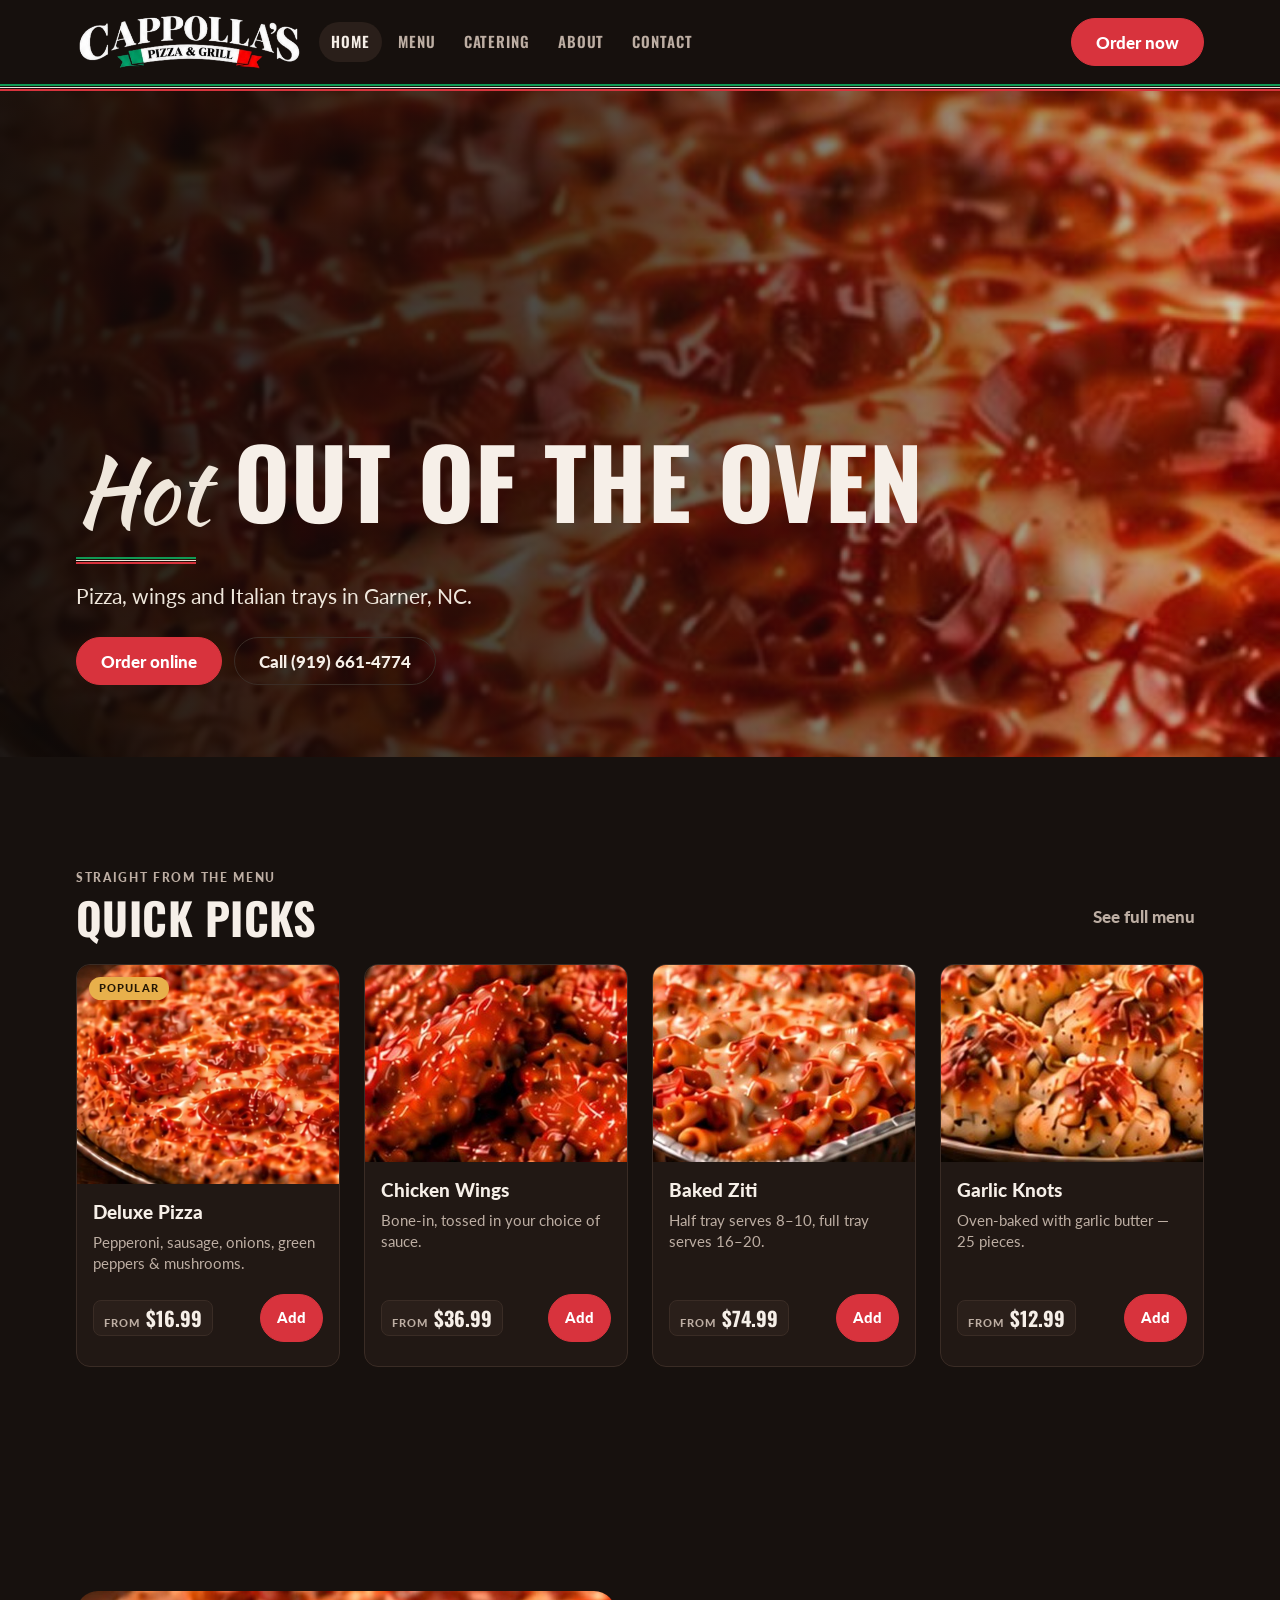
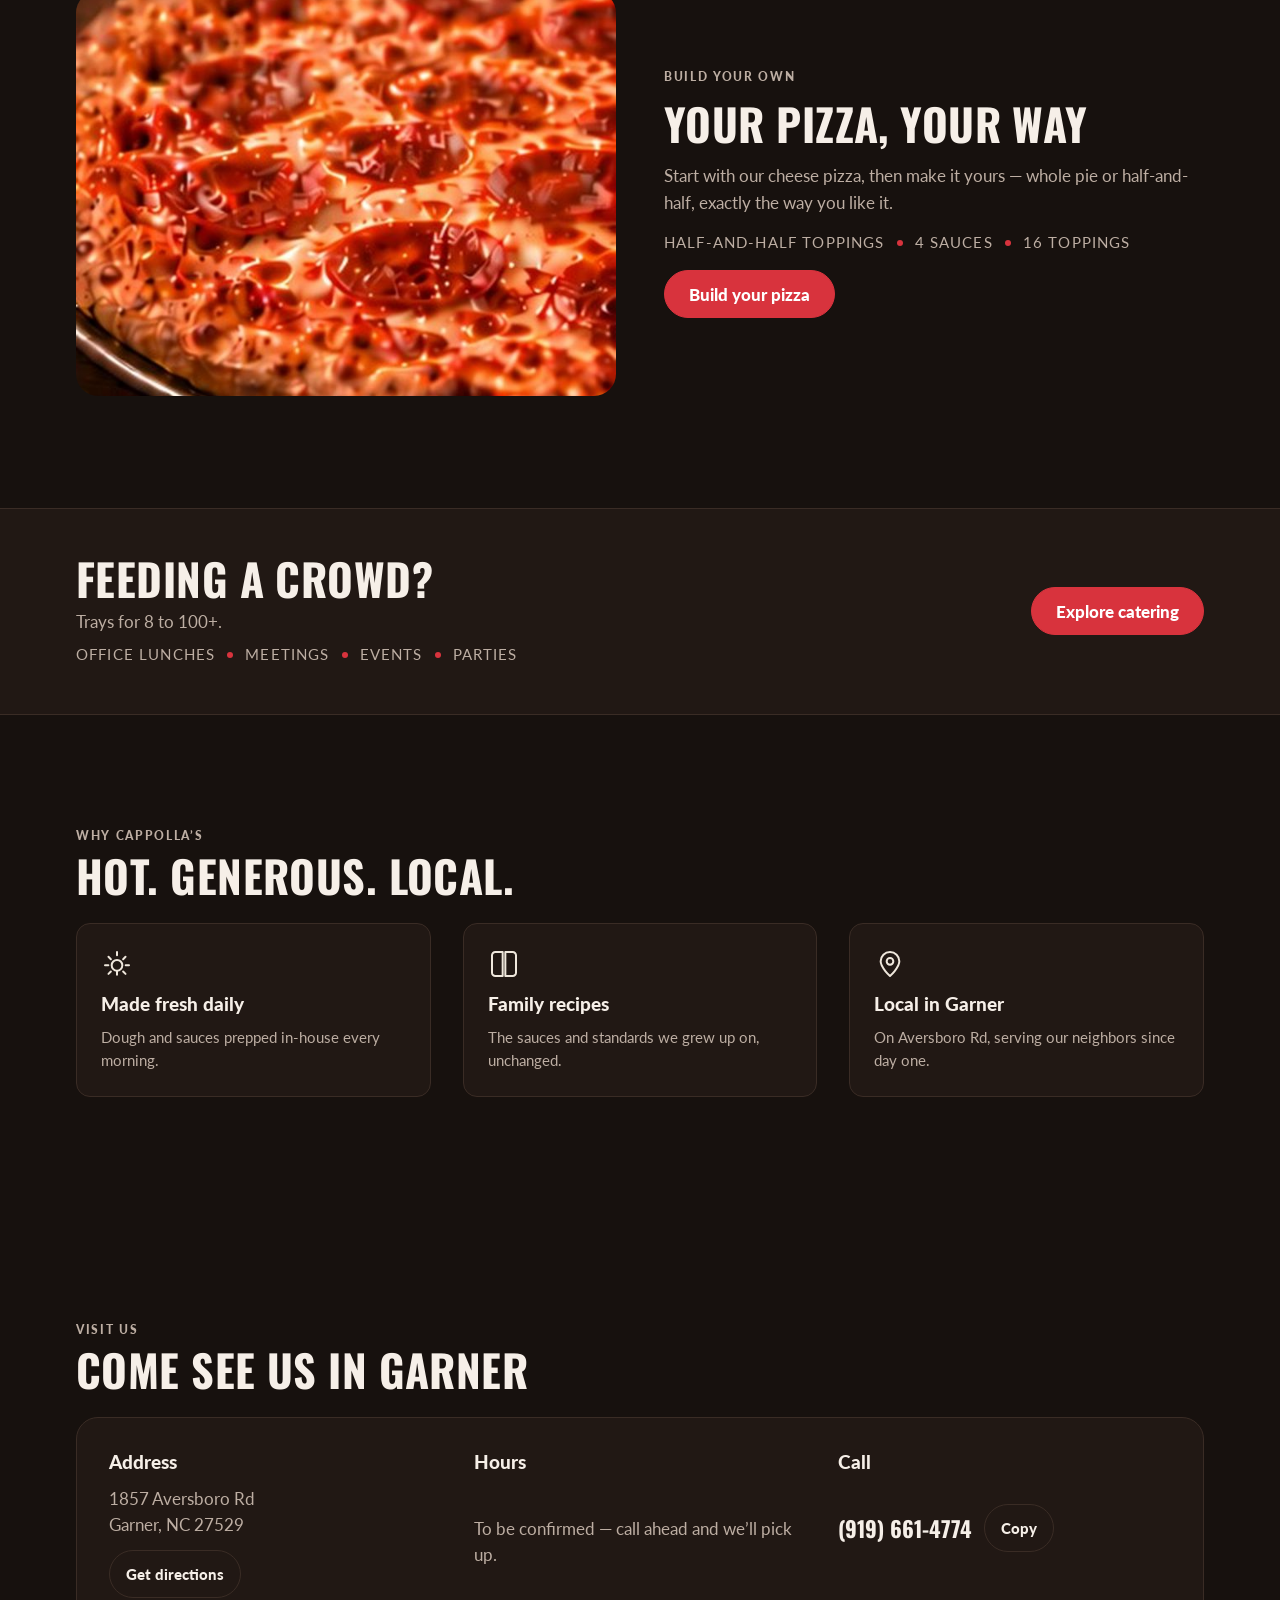
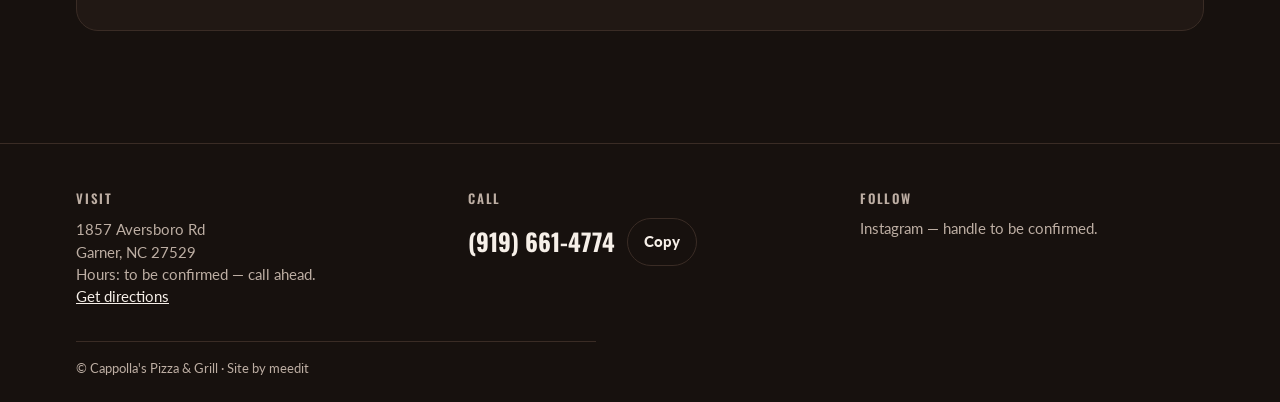
<file: index.html>
<!doctype html>
<html lang="en">
<head>
<meta charset="utf-8">
<meta name="viewport" content="width=device-width, initial-scale=1, viewport-fit=cover">
<title>Cappolla's Pizza & Grill — Pizza, Wings & Italian Trays in Garner, NC</title>
<meta name="description" content="Neighborhood pizzeria in Garner, NC. Hot pizza, wings and Italian trays. Order online or call (919) 661-4774.">
<meta name="theme-color" content="#17110E">
<link rel="icon" href="images/logo.png">
<link rel="preconnect" href="https://fonts.googleapis.com">
<link rel="preconnect" href="https://fonts.gstatic.com" crossorigin>
<link rel="stylesheet" href="https://fonts.googleapis.com/css2?family=Oswald:wght@500;600;700&family=Lato:wght@400;700;900&family=Kaushan+Script&display=swap">
<link rel="stylesheet" href="css/tokens.css">
<link rel="stylesheet" href="css/base.css">
<link rel="stylesheet" href="css/components.css">
<link rel="stylesheet" href="css/pages.css">
</head>
<body>
<a class="skip" href="#main">Skip to content</a>

<header class="site-header">
  <div class="wrap header-row">
    <a class="brand" href="index.html">
      <img src="images/logo.png" alt="Cappolla's Pizza &amp; Grill — home" width="872" height="230"
           onerror="this.replaceWith(Object.assign(document.createElement('span'),{className:'brand-fallback',textContent:'CAPPOLLA\u2019S'}))">
    </a>
    <nav class="nav" aria-label="Main">
      <ul>
          <li><a href="index.html" aria-current="page">Home</a></li>
          <li><a href="menu.html">Menu</a></li>
          <li><a href="catering.html">Catering</a></li>
          <li><a href="about.html">About</a></li>
          <li><a href="contact.html">Contact</a></li>
      </ul>
    </nav>
    <div class="header-spacer"></div>
    <div class="header-actions">
      <a class="btn btn-primary" href="menu.html"><span class="lbl-lg">Order now</span><span class="lbl-sm">Order</span></a>
      <button class="nav-toggle" type="button" aria-expanded="false" aria-controls="navsheet" aria-label="Open menu">
        <svg viewBox="0 0 24 24" aria-hidden="true" fill="none" stroke="currentColor" stroke-width="2" stroke-linecap="round"><path d="M4 7h16M4 12h16M4 17h16"/></svg>
      </button>
    </div>
  </div>
</header>
<hr class="tri">

<main id="main">

  <!-- 1. Hero -->
  <section class="hero" aria-labelledby="hero-h">
    <img class="hero-photo" src="images/pizza.jpg" alt="Freshly baked pizza with bubbling mozzarella and pepperoni"
         width="648" height="540" fetchpriority="high">
    <div class="wrap hero-inner">
      <h1 class="hero-title" id="hero-h"><span class="script">Hot</span> out of the oven</h1>
      <hr class="tri hero-tri" aria-hidden="true">
      <p class="hero-sub">Pizza, wings and Italian trays in Garner, NC.</p>
      <div class="hero-actions">
        <a class="btn btn-primary" href="menu.html">Order online</a>
        <a class="btn btn-secondary" href="tel:+19196614774">Call (919) 661-4774</a>
      </div>
    </div>
  </section>

  <!-- 2. Quick picks -->
  <section class="section wrap" aria-labelledby="quick-h">
    <div class="section-head">
      <div class="section-titles">
        <p class="eyebrow">Straight from the menu</p>
        <h2 id="quick-h">Quick picks</h2>
      </div>
      <a class="btn btn-ghost" href="menu.html">See full menu</a>
    </div>

    <div class="food-grid">
      <!-- Popular badge: which items count as Popular awaits owner confirmation (SPEC-03 §12.4) -->
      <article class="food-card">
        <a class="food-photo" href="menu.html#pizza">
          <span class="badge badge-popular">Popular</span>
          <img src="images/pizza.jpg" alt="Deluxe pizza loaded with pepperoni, sausage and vegetables"
               width="648" height="540" loading="lazy">
        </a>
        <div class="food-body">
          <h3>Deluxe Pizza</h3>
          <p>Pepperoni, sausage, onions, green peppers &amp; mushrooms.</p>
          <div class="food-foot">
            <span class="price-tag"><span class="tag-label">from</span><span>$16.99</span></span>
            <a class="btn btn-primary btn-sm" href="menu.html#pizza">Add</a>
          </div>
        </div>
      </article>

      <article class="food-card">
        <a class="food-photo" href="menu.html#wings">
          <img src="images/wings.jpg" alt="Crispy bone-in chicken wings tossed in sauce"
               width="688" height="320" loading="lazy">
        </a>
        <div class="food-body">
          <h3>Chicken Wings</h3>
          <p>Bone-in, tossed in your choice of sauce.</p>
          <div class="food-foot">
            <span class="price-tag"><span class="tag-label">from</span><span>$36.99</span></span>
            <a class="btn btn-primary btn-sm" href="menu.html#wings">Add</a>
          </div>
        </div>
      </article>

      <article class="food-card">
        <a class="food-photo" href="menu.html#trays">
          <img src="images/trays.jpg" alt="Italian pasta tray fresh from the kitchen"
               width="680" height="350" loading="lazy">
        </a>
        <div class="food-body">
          <h3>Baked Ziti</h3>
          <p>Half tray serves 8&ndash;10, full tray serves 16&ndash;20.</p>
          <div class="food-foot">
            <span class="price-tag"><span class="tag-label">from</span><span>$74.99</span></span>
            <a class="btn btn-primary btn-sm" href="menu.html#trays">Add</a>
          </div>
        </div>
      </article>

      <article class="food-card">
        <a class="food-photo" href="menu.html#appetizers">
          <img src="images/knots.jpg" alt="Golden garlic knots with parsley and garlic butter"
               width="600" height="284" loading="lazy">
        </a>
        <div class="food-body">
          <h3>Garlic Knots</h3>
          <p>Oven-baked with garlic butter &mdash; 25 pieces.</p>
          <div class="food-foot">
            <span class="price-tag"><span class="tag-label">from</span><span>$12.99</span></span>
            <a class="btn btn-primary btn-sm" href="menu.html#appetizers">Add</a>
          </div>
        </div>
      </article>
    </div>
  </section>

  <!-- 3. Build your own teaser -->
  <section class="section wrap split" aria-labelledby="byo-h">
    <div class="split-photo">
      <img src="images/pizza.jpg" alt="Pizza with half pepperoni and half vegetable toppings"
           width="648" height="540" loading="lazy">
    </div>
    <div class="split-text">
      <p class="eyebrow">Build your own</p>
      <h2 id="byo-h">Your pizza, your way</h2>
      <p>Start with our cheese pizza, then make it yours &mdash; whole pie or half-and-half, exactly the way you like it.</p>
      <p class="dots"><span>Half-and-half toppings</span><span>4 sauces</span><span>16 toppings</span></p>
      <a class="btn btn-primary" href="menu.html#byo">Build your pizza</a>
    </div>
  </section>

  <!-- 4. Catering strip -->
  <section class="strip" aria-labelledby="strip-h">
    <div class="wrap strip-inner">
      <div class="strip-text">
        <h2 id="strip-h">Feeding a crowd?</h2>
        <p>Trays for 8 to 100+.</p>
        <p class="dots"><span>Office lunches</span><span>Meetings</span><span>Events</span><span>Parties</span></p>
      </div>
      <a class="btn btn-primary" href="catering.html">Explore catering</a>
    </div>
  </section>

  <!-- 5. Why Cappolla's (wording awaits owner confirmation — SPEC-03 §5.1) -->
  <section class="section wrap" aria-labelledby="why-h">
    <div class="section-head">
      <div class="section-titles">
        <p class="eyebrow">Why Cappolla&rsquo;s</p>
        <h2 id="why-h">Hot. Generous. Local.</h2>
      </div>
    </div>
    <ul class="why-grid">
      <li class="why-item">
        <svg class="why-icon" viewBox="0 0 24 24" aria-hidden="true">
          <circle cx="12" cy="13" r="4"/>
          <path d="M12 3v2.5M12 17.5V20M3 13h2.5M18.5 13H21M5.6 6.6l1.8 1.8M16.6 17.6l1.8 1.8M18.4 6.6l-1.8 1.8M7.4 17.6l-1.8 1.8"/>
        </svg>
        <h3>Made fresh daily</h3>
        <p>Dough and sauces prepped in-house every morning.</p>
      </li>
      <li class="why-item">
        <svg class="why-icon" viewBox="0 0 24 24" aria-hidden="true">
          <path d="M3 5.5A2.5 2.5 0 0 1 5.5 3H11v18H5.5A2.5 2.5 0 0 1 3 18.5z"/>
          <path d="M21 5.5A2.5 2.5 0 0 0 18.5 3H13v18h5.5a2.5 2.5 0 0 0 2.5-2.5z"/>
        </svg>
        <h3>Family recipes</h3>
        <p>The sauces and standards we grew up on, unchanged.</p>
      </li>
      <li class="why-item">
        <svg class="why-icon" viewBox="0 0 24 24" aria-hidden="true">
          <path d="M12 21s7-6.3 7-11a7 7 0 1 0-14 0c0 4.7 7 11 7 11z"/>
          <circle cx="12" cy="10" r="2.5"/>
        </svg>
        <h3>Local in Garner</h3>
        <p>On Aversboro Rd, serving our neighbors since day one.</p>
      </li>
    </ul>
  </section>

  <!-- 6. Visit us (hours await owner answer — SPEC-03 §12.1) -->
  <section class="section wrap" aria-labelledby="visit-h">
    <div class="section-head">
      <div class="section-titles">
        <p class="eyebrow">Visit us</p>
        <h2 id="visit-h">Come see us in Garner</h2>
      </div>
    </div>
    <div class="visit-panel">
      <div class="visit-block">
        <h3>Address</h3>
        <address>
          1857 Aversboro Rd<br>
          Garner, NC 27529
        </address>
        <a class="btn btn-secondary btn-sm" href="https://www.google.com/maps/search/?api=1&query=1857+Aversboro+Rd%2C+Garner%2C+NC+27529" target="_blank" rel="noopener">Get directions</a>
      </div>
      <div class="visit-block">
        <h3>Hours</h3>
        <p>To be confirmed &mdash; call ahead and we&rsquo;ll pick up.</p>
      </div>
      <div class="visit-block">
        <h3>Call</h3>
        <div class="phone-row">
          <a class="call-number" href="tel:+19196614774">(919) 661-4774</a>
          <button class="btn btn-secondary btn-sm" type="button" data-copy="(919) 661-4774">Copy</button>
        </div>
        <p class="copy-feedback" role="status"></p>
      </div>
    </div>
  </section>

</main>

<footer class="site-footer">
  <div class="wrap">
    <div class="footer-cols">
      <div class="footer-col">
        <h2>Visit</h2>
        <address>
          1857 Aversboro Rd<br>
          Garner, NC 27529
        </address>
        <!-- Hours: owner answer pending (SPEC-03 §12) -->
        <p>Hours: to be confirmed &mdash; call ahead.</p>
        <p><a href="https://www.google.com/maps/search/?api=1&query=1857+Aversboro+Rd%2C+Garner%2C+NC+27529" target="_blank" rel="noopener">Get directions</a></p>
      </div>
      <div class="footer-col">
        <h2>Call</h2>
        <div class="phone-row">
          <a class="call-number" href="tel:+19196614774">(919) 661-4774</a>
          <button class="btn btn-secondary btn-sm" type="button" data-copy="(919) 661-4774">Copy</button>
        </div>
        <p class="copy-feedback" role="status"></p>
      </div>
      <div class="footer-col">
        <h2>Follow</h2>
        <!-- Instagram handle: owner answer pending (SPEC-03 §12) -->
        <p>Instagram &mdash; handle to be confirmed.</p>
      </div>
    </div>
    <p class="footer-bottom">&copy; Cappolla's Pizza &amp; Grill &middot; Site by meedit</p>
  </div>
</footer>

<dialog class="nav-sheet" id="navsheet" aria-label="Site menu">
  <div class="sheet-head">
    <img src="images/logo.png" alt="" width="872" height="230">
    <button class="sheet-close" type="button" data-close-sheet aria-label="Close menu">
      <svg viewBox="0 0 24 24" aria-hidden="true" fill="none" stroke="currentColor" stroke-width="2" stroke-linecap="round"><path d="M6 6l12 12M18 6L6 18"/></svg>
    </button>
  </div>
  <ul>
        <li><a href="index.html" aria-current="page">Home</a></li>
        <li><a href="menu.html">Menu</a></li>
        <li><a href="catering.html">Catering</a></li>
        <li><a href="about.html">About</a></li>
        <li><a href="contact.html">Contact</a></li>
  </ul>
  <div class="sheet-foot">
    <a class="btn btn-primary" href="menu.html">Order now</a>
    <a class="btn btn-secondary" href="tel:+19196614774">Call (919) 661-4774</a>
  </div>
</dialog>

<script src="js/ui.js"></script>
</body>
</html>
</file>
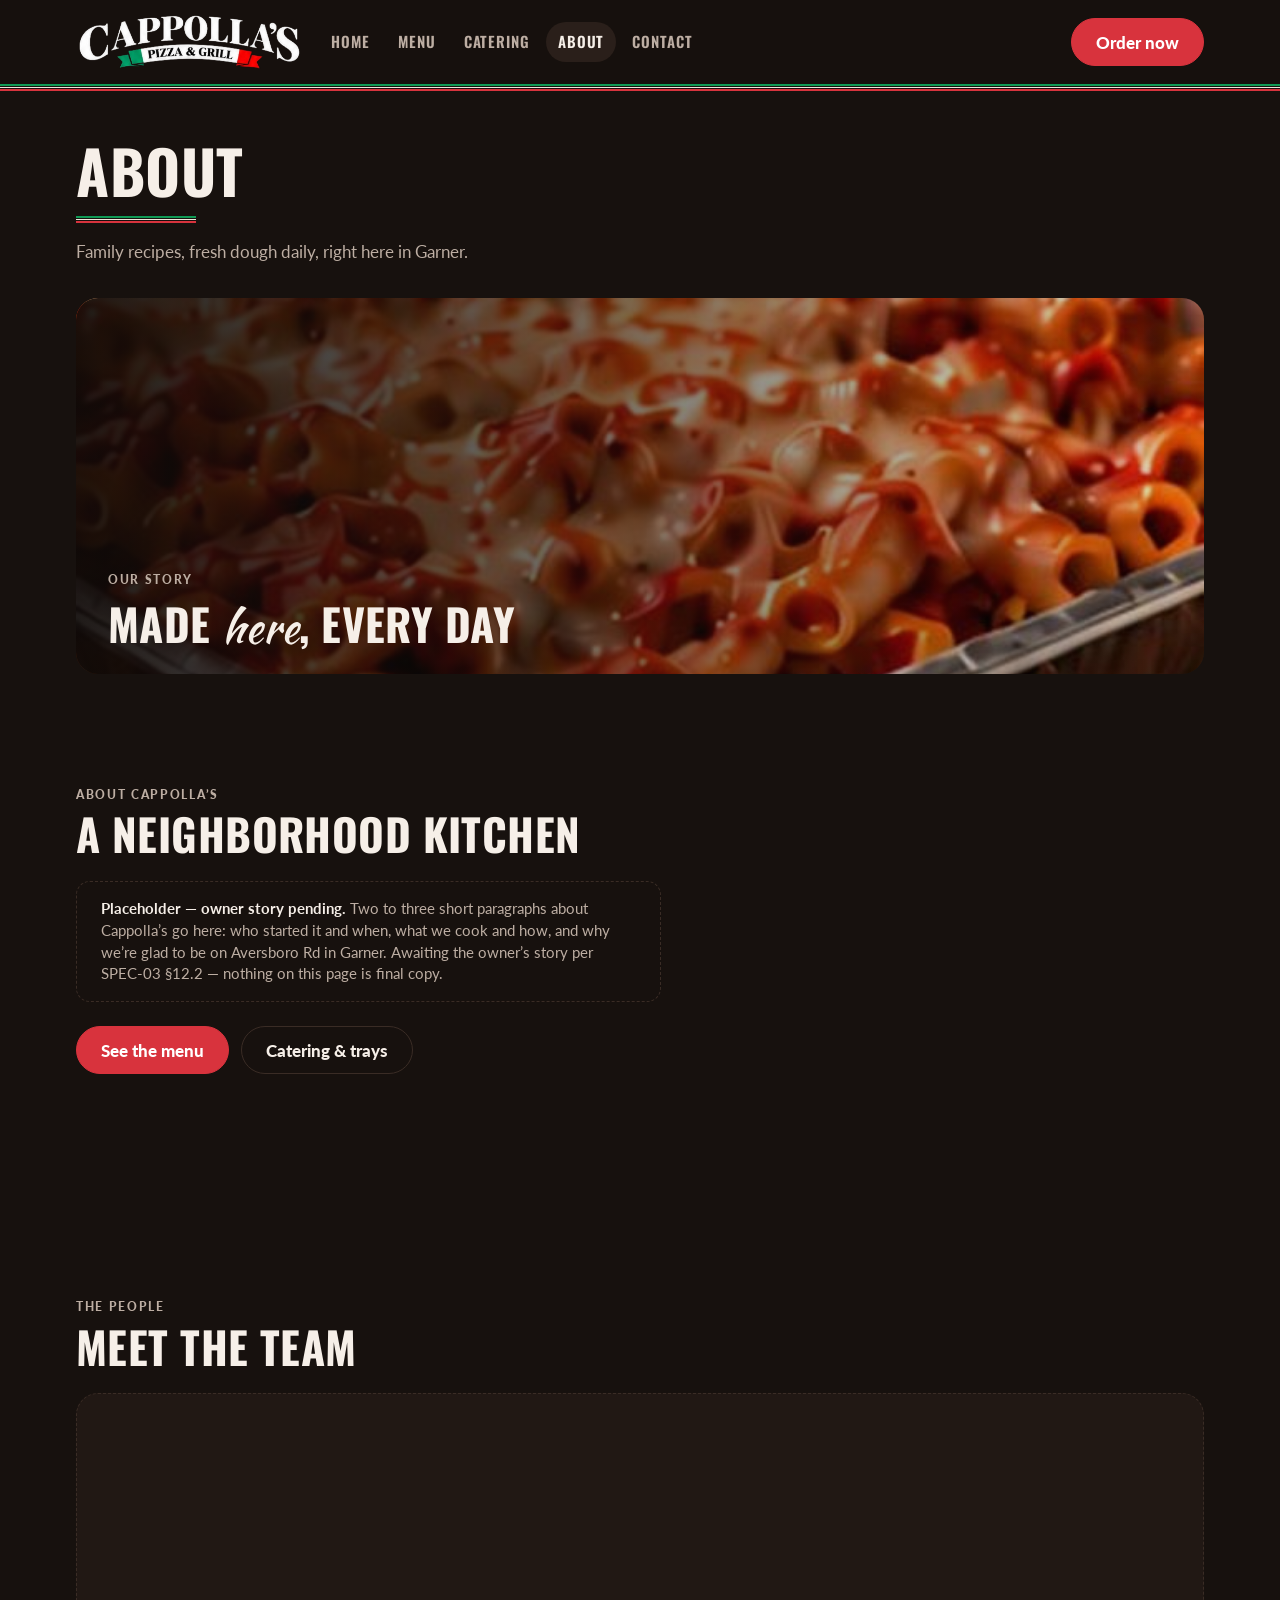
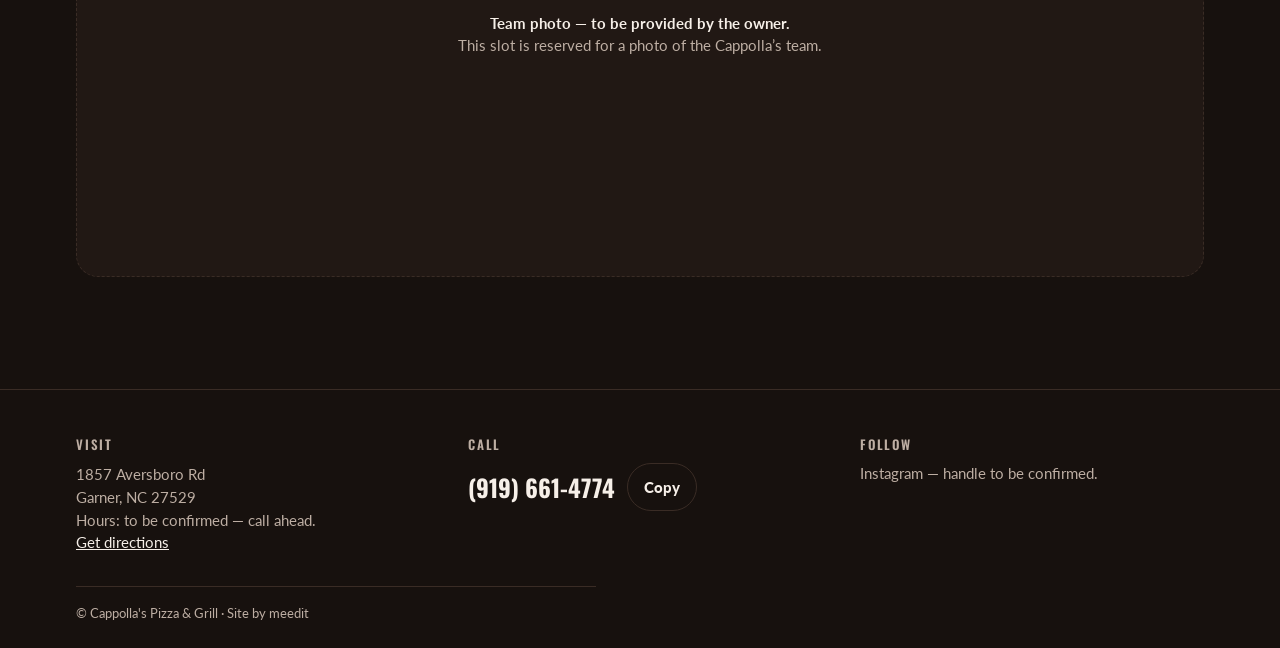
<file: about.html>
<!doctype html>
<html lang="en">
<head>
<meta charset="utf-8">
<meta name="viewport" content="width=device-width, initial-scale=1, viewport-fit=cover">
<title>About — Cappolla's Pizza & Grill</title>
<meta name="description" content="Who Cappolla's is: family recipes, dough made fresh daily, right here in Garner, NC.">
<meta name="theme-color" content="#17110E">
<link rel="icon" href="images/logo.png">
<link rel="preconnect" href="https://fonts.googleapis.com">
<link rel="preconnect" href="https://fonts.gstatic.com" crossorigin>
<link rel="stylesheet" href="https://fonts.googleapis.com/css2?family=Oswald:wght@500;600;700&family=Lato:wght@400;700;900&family=Kaushan+Script&display=swap">
<link rel="stylesheet" href="css/tokens.css">
<link rel="stylesheet" href="css/base.css">
<link rel="stylesheet" href="css/components.css">
<link rel="stylesheet" href="css/pages.css">
</head>
<body>
<a class="skip" href="#main">Skip to content</a>

<header class="site-header">
  <div class="wrap header-row">
    <a class="brand" href="index.html">
      <img src="images/logo.png" alt="Cappolla's Pizza &amp; Grill — home" width="872" height="230"
           onerror="this.replaceWith(Object.assign(document.createElement('span'),{className:'brand-fallback',textContent:'CAPPOLLA\u2019S'}))">
    </a>
    <nav class="nav" aria-label="Main">
      <ul>
          <li><a href="index.html">Home</a></li>
          <li><a href="menu.html">Menu</a></li>
          <li><a href="catering.html">Catering</a></li>
          <li><a href="about.html" aria-current="page">About</a></li>
          <li><a href="contact.html">Contact</a></li>
      </ul>
    </nav>
    <div class="header-spacer"></div>
    <div class="header-actions">
      <a class="btn btn-primary" href="menu.html"><span class="lbl-lg">Order now</span><span class="lbl-sm">Order</span></a>
      <button class="nav-toggle" type="button" aria-expanded="false" aria-controls="navsheet" aria-label="Open menu">
        <svg viewBox="0 0 24 24" aria-hidden="true" fill="none" stroke="currentColor" stroke-width="2" stroke-linecap="round"><path d="M4 7h16M4 12h16M4 17h16"/></svg>
      </button>
    </div>
  </div>
</header>
<hr class="tri">

<main id="main">
  <div class="wrap page-head">
    <h1>About</h1>
    <hr class="tri" aria-hidden="true">
    <p class="page-sub">Family recipes, fresh dough daily, right here in Garner.</p>
  </div>
  <!-- 1. Story banner — temporary photo until the owner's kitchen/storefront shot arrives (SPEC-03 §5.4, §6) -->
  <section class="wrap" aria-labelledby="story-h">
    <div class="banner">
      <img src="images/trays.jpg" alt="Italian pasta tray fresh from the Cappolla's kitchen (temporary photo — owner's storefront photo to come)"
           width="680" height="350" loading="lazy">
      <div class="banner-txt">
        <p class="eyebrow">Our story</p>
        <h2 id="story-h">Made <span class="script">here</span>, every day</h2>
      </div>
    </div>
  </section>

  <!-- 2. Story paragraphs — owner story pending (SPEC-03 §12.2) -->
  <section class="wrap section" aria-labelledby="story-body-h">
    <div class="section-head">
      <div class="section-titles">
        <p class="eyebrow">About Cappolla&rsquo;s</p>
        <h2 id="story-body-h">A neighborhood kitchen</h2>
      </div>
    </div>
    <div class="story-text">
      <!-- PLACEHOLDER — not final copy. Owner to provide the real story (SPEC-03 §12.2). -->
      <p class="owner-note">
        <strong>Placeholder &mdash; owner story pending.</strong>
        Two to three short paragraphs about Cappolla&rsquo;s go here: who started it and when,
        what we cook and how, and why we&rsquo;re glad to be on Aversboro Rd in Garner.
        Awaiting the owner&rsquo;s story per SPEC-03 &sect;12.2 &mdash; nothing on this page is final copy.
      </p>
    </div>
    <div class="story-actions">
      <a class="btn btn-primary" href="menu.html">See the menu</a>
      <a class="btn btn-secondary" href="catering.html">Catering &amp; trays</a>
    </div>
  </section>

  <!-- 3. Team photo — slot reserved, photo not yet provided -->
  <section class="wrap section" aria-labelledby="team-h">
    <div class="section-head">
      <div class="section-titles">
        <p class="eyebrow">The people</p>
        <h2 id="team-h">Meet the team</h2>
      </div>
    </div>
    <!-- PLACEHOLDER — owner to supply a team photo (SPEC-03 §5.4) -->
    <div class="photo-slot" role="img" aria-label="Placeholder for a team photo to be provided by the owner">
      <p><strong>Team photo &mdash; to be provided by the owner.</strong><br>
      This slot is reserved for a photo of the Cappolla&rsquo;s team.</p>
    </div>
  </section>
</main>

<footer class="site-footer">
  <div class="wrap">
    <div class="footer-cols">
      <div class="footer-col">
        <h2>Visit</h2>
        <address>
          1857 Aversboro Rd<br>
          Garner, NC 27529
        </address>
        <!-- Hours: owner answer pending (SPEC-03 §12) -->
        <p>Hours: to be confirmed &mdash; call ahead.</p>
        <p><a href="https://www.google.com/maps/search/?api=1&query=1857+Aversboro+Rd%2C+Garner%2C+NC+27529" target="_blank" rel="noopener">Get directions</a></p>
      </div>
      <div class="footer-col">
        <h2>Call</h2>
        <div class="phone-row">
          <a class="call-number" href="tel:+19196614774">(919) 661-4774</a>
          <button class="btn btn-secondary btn-sm" type="button" data-copy="(919) 661-4774">Copy</button>
        </div>
        <p class="copy-feedback" role="status"></p>
      </div>
      <div class="footer-col">
        <h2>Follow</h2>
        <!-- Instagram handle: owner answer pending (SPEC-03 §12) -->
        <p>Instagram &mdash; handle to be confirmed.</p>
      </div>
    </div>
    <p class="footer-bottom">&copy; Cappolla's Pizza &amp; Grill &middot; Site by meedit</p>
  </div>
</footer>

<dialog class="nav-sheet" id="navsheet" aria-label="Site menu">
  <div class="sheet-head">
    <img src="images/logo.png" alt="" width="872" height="230">
    <button class="sheet-close" type="button" data-close-sheet aria-label="Close menu">
      <svg viewBox="0 0 24 24" aria-hidden="true" fill="none" stroke="currentColor" stroke-width="2" stroke-linecap="round"><path d="M6 6l12 12M18 6L6 18"/></svg>
    </button>
  </div>
  <ul>
        <li><a href="index.html">Home</a></li>
        <li><a href="menu.html">Menu</a></li>
        <li><a href="catering.html">Catering</a></li>
        <li><a href="about.html" aria-current="page">About</a></li>
        <li><a href="contact.html">Contact</a></li>
  </ul>
  <div class="sheet-foot">
    <a class="btn btn-primary" href="menu.html">Order now</a>
    <a class="btn btn-secondary" href="tel:+19196614774">Call (919) 661-4774</a>
  </div>
</dialog>

<script src="js/ui.js"></script>
</body>
</html>
</file>
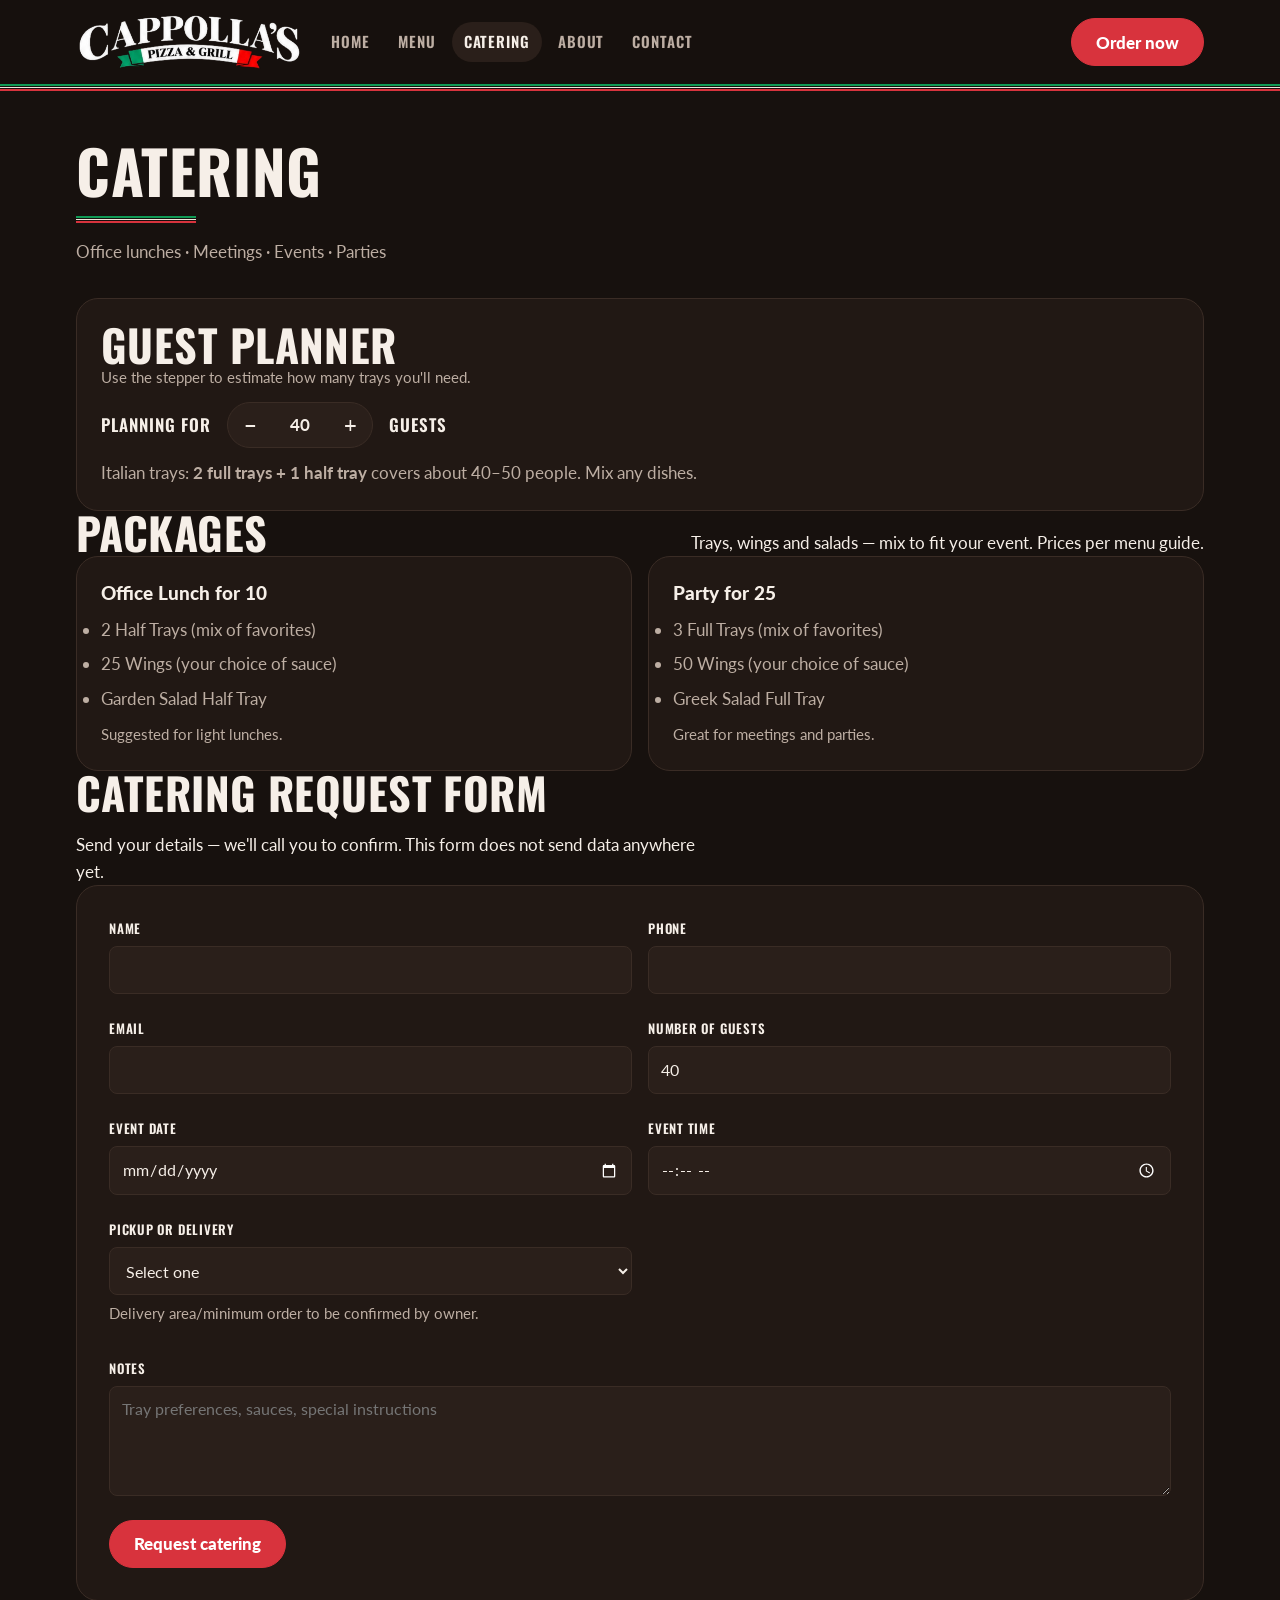
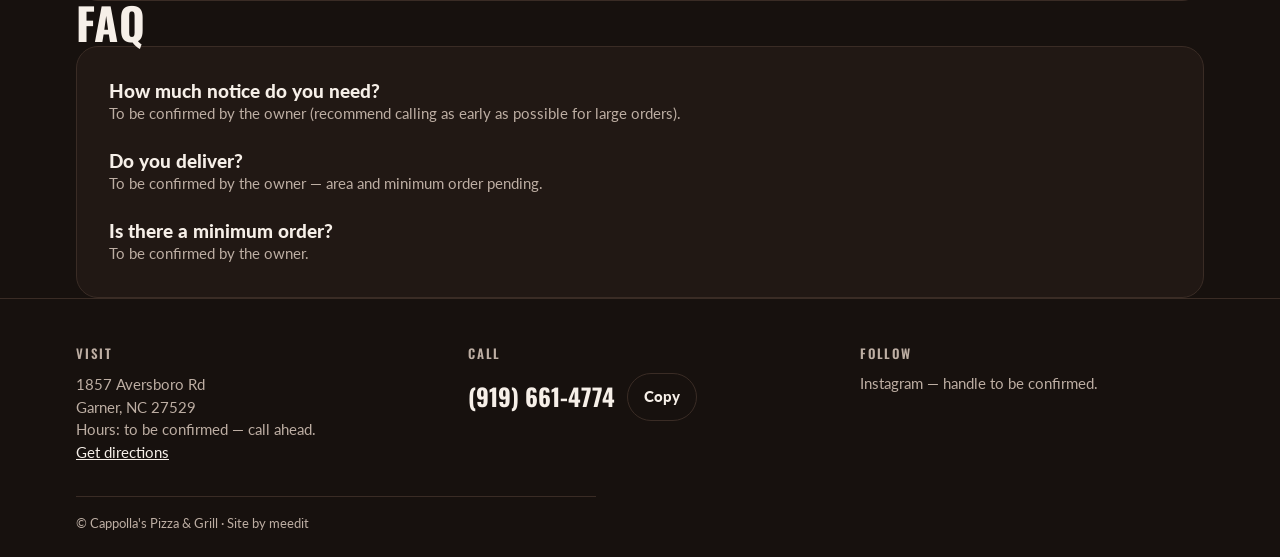
<file: catering.html>
<!doctype html>
<html lang="en">
<head>
<meta charset="utf-8">
<meta name="viewport" content="width=device-width, initial-scale=1, viewport-fit=cover">
<title>Catering — Cappolla's Pizza & Grill</title>
<meta name="description" content="Catering in Garner, NC: office lunches, meetings, events and parties. Trays for 8 to 100+ guests.">
<meta name="theme-color" content="#17110E">
<link rel="icon" href="images/logo.png">
<link rel="preconnect" href="https://fonts.googleapis.com">
<link rel="preconnect" href="https://fonts.gstatic.com" crossorigin>
<link rel="stylesheet" href="https://fonts.googleapis.com/css2?family=Oswald:wght@500;600;700&family=Lato:wght@400;700;900&family=Kaushan+Script&display=swap">
<link rel="stylesheet" href="css/tokens.css">
<link rel="stylesheet" href="css/base.css">
<link rel="stylesheet" href="css/components.css">
<link rel="stylesheet" href="css/pages.css">
</head>
<body>
<a class="skip" href="#main">Skip to content</a>

<header class="site-header">
  <div class="wrap header-row">
    <a class="brand" href="index.html">
      <img src="images/logo.png" alt="Cappolla's Pizza &amp; Grill — home" width="872" height="230"
           onerror="this.replaceWith(Object.assign(document.createElement('span'),{className:'brand-fallback',textContent:'CAPPOLLA\u2019S'}))">
    </a>
    <nav class="nav" aria-label="Main">
      <ul>
          <li><a href="index.html">Home</a></li>
          <li><a href="menu.html">Menu</a></li>
          <li><a href="catering.html" aria-current="page">Catering</a></li>
          <li><a href="about.html">About</a></li>
          <li><a href="contact.html">Contact</a></li>
      </ul>
    </nav>
    <div class="header-spacer"></div>
    <div class="header-actions">
      <a class="btn btn-primary" href="menu.html"><span class="lbl-lg">Order now</span><span class="lbl-sm">Order</span></a>
      <button class="nav-toggle" type="button" aria-expanded="false" aria-controls="navsheet" aria-label="Open menu">
        <svg viewBox="0 0 24 24" aria-hidden="true" fill="none" stroke="currentColor" stroke-width="2" stroke-linecap="round"><path d="M4 7h16M4 12h16M4 17h16"/></svg>
      </button>
    </div>
  </div>
</header>
<hr class="tri">

<main id="main">
  <div class="wrap page-head">
    <h1>Catering</h1>
    <hr class="tri" aria-hidden="true">
    <p class="page-sub">Office lunches · Meetings · Events · Parties</p>
  </div>

  <section class="wrap" aria-labelledby="planner-title">
    <div class="planner">
      <div>
        <h2 id="planner-title" class="t-h2">Guest planner</h2>
        <p class="form-hint">Use the stepper to estimate how many trays you'll need.</p>
      </div>
      <div class="planner-row">
        <span class="planner-label">Planning for</span>
        <div class="stepper" role="group" aria-label="Number of guests">
          <button type="button" id="guests-dec" aria-label="Decrease guests by 5">−</button>
          <input id="guests" type="number" inputmode="numeric" min="1" max="500" value="40" aria-describedby="planner-result">
          <button type="button" id="guests-inc" aria-label="Increase guests by 5">+</button>
        </div>
        <span class="planner-label">guests</span>
      </div>
      <div class="planner-result" id="planner-result" aria-live="polite"></div>
    </div>
  </section>

  <section class="wrap section-gap" aria-labelledby="packages-title">
    <div class="section-head">
      <h2 id="packages-title" class="t-h2">Packages</h2>
      <hr class="tri" aria-hidden="true">
      <p class="section-sub">Trays, wings and salads — mix to fit your event. Prices per menu guide.</p>
    </div>
    <div class="packages-grid">
      <article class="package-card">
        <h3>Office Lunch for 10</h3>
        <ul class="package-list">
          <li>2 Half Trays (mix of favorites)</li>
          <li>25 Wings (your choice of sauce)</li>
          <li>Garden Salad Half Tray</li>
        </ul>
        <p class="form-hint">Suggested for light lunches.</p>
      </article>
      <article class="package-card">
        <h3>Party for 25</h3>
        <ul class="package-list">
          <li>3 Full Trays (mix of favorites)</li>
          <li>50 Wings (your choice of sauce)</li>
          <li>Greek Salad Full Tray</li>
        </ul>
        <p class="form-hint">Great for meetings and parties.</p>
      </article>
    </div>
  </section>

  <section class="wrap section-gap" aria-labelledby="request-title">
    <div class="section-head">
      <h2 id="request-title" class="t-h2">Catering request form</h2>
      <hr class="tri" aria-hidden="true">
      <p class="section-sub">Send your details — we'll call you to confirm. This form does not send data anywhere yet.</p>
    </div>
    <form id="catering-form" class="form-section" novalidate>
      <div class="form-grid cols-2">
        <div class="form-field">
          <label for="c-name">Name</label>
          <input id="c-name" name="name" autocomplete="name" required>
          <div class="form-error" data-error-for="c-name"></div>
        </div>
        <div class="form-field">
          <label for="c-phone">Phone</label>
          <input id="c-phone" name="phone" type="tel" inputmode="tel" autocomplete="tel" required>
          <div class="form-error" data-error-for="c-phone"></div>
        </div>
        <div class="form-field">
          <label for="c-email">Email</label>
          <input id="c-email" name="email" type="email" inputmode="email" autocomplete="email">
          <div class="form-error" data-error-for="c-email"></div>
        </div>
        <div class="form-field">
          <label for="c-guests">Number of guests</label>
          <input id="c-guests" name="guests" type="number" min="1" inputmode="numeric" required>
          <div class="form-error" data-error-for="c-guests"></div>
        </div>
        <div class="form-field">
          <label for="c-date">Event date</label>
          <input id="c-date" name="event_date" type="date" required>
          <div class="form-error" data-error-for="c-date"></div>
        </div>
        <div class="form-field">
          <label for="c-time">Event time</label>
          <input id="c-time" name="event_time" type="time" required>
          <div class="form-error" data-error-for="c-time"></div>
        </div>
        <div class="form-field">
          <label for="c-method">Pickup or delivery</label>
          <select id="c-method" name="pickup_or_delivery" required>
            <option value="" selected disabled>Select one</option>
            <option value="pickup">Pickup</option>
            <option value="delivery">Delivery</option>
          </select>
          <div class="form-hint">Delivery area/minimum order to be confirmed by owner.</div>
          <div class="form-error" data-error-for="c-method"></div>
        </div>
      </div>
      <div class="form-field">
        <label for="c-notes">Notes</label>
        <textarea id="c-notes" name="notes" placeholder="Tray preferences, sauces, special instructions"></textarea>
      </div>
      <div>
        <button class="btn btn-primary" type="submit">Request catering</button>
      </div>
    </form>

    <div id="catering-summary-wrap" class="form-section" style="display:none" aria-live="polite">
      <div>
        <h3>Thanks! We'll call you to confirm.</h3>
        <p class="form-hint">Copy the summary below to share details.</p>
      </div>
      <pre class="summary-box" id="catering-summary"></pre>
    </div>
  </section>

  <section class="wrap section-gap" aria-labelledby="faq-title">
    <div class="section-head">
      <h2 id="faq-title" class="t-h2">FAQ</h2>
      <hr class="tri" aria-hidden="true">
    </div>
    <div class="form-section">
      <div>
        <h3>How much notice do you need?</h3>
        <p class="form-hint">To be confirmed by the owner (recommend calling as early as possible for large orders).</p>
      </div>
      <div>
        <h3>Do you deliver?</h3>
        <p class="form-hint">To be confirmed by the owner — area and minimum order pending.</p>
      </div>
      <div>
        <h3>Is there a minimum order?</h3>
        <p class="form-hint">To be confirmed by the owner.</p>
      </div>
    </div>
  </section>
</main>

<footer class="site-footer">
  <div class="wrap">
    <div class="footer-cols">
      <div class="footer-col">
        <h2>Visit</h2>
        <address>
          1857 Aversboro Rd<br>
          Garner, NC 27529
        </address>
        <!-- Hours: owner answer pending (SPEC-03 §12) -->
        <p>Hours: to be confirmed &mdash; call ahead.</p>
        <p><a href="https://www.google.com/maps/search/?api=1&query=1857+Aversboro+Rd%2C+Garner%2C+NC+27529" target="_blank" rel="noopener">Get directions</a></p>
      </div>
      <div class="footer-col">
        <h2>Call</h2>
        <div class="phone-row">
          <a class="call-number" href="tel:+19196614774">(919) 661-4774</a>
          <button class="btn btn-secondary btn-sm" type="button" data-copy="(919) 661-4774">Copy</button>
        </div>
        <p class="copy-feedback" role="status"></p>
      </div>
      <div class="footer-col">
        <h2>Follow</h2>
        <!-- Instagram handle: owner answer pending (SPEC-03 §12) -->
        <p>Instagram &mdash; handle to be confirmed.</p>
      </div>
    </div>
    <p class="footer-bottom">&copy; Cappolla's Pizza &amp; Grill &middot; Site by meedit</p>
  </div>
</footer>

<dialog class="nav-sheet" id="navsheet" aria-label="Site menu">
  <div class="sheet-head">
    <img src="images/logo.png" alt="" width="872" height="230">
    <button class="sheet-close" type="button" data-close-sheet aria-label="Close menu">
      <svg viewBox="0 0 24 24" aria-hidden="true" fill="none" stroke="currentColor" stroke-width="2" stroke-linecap="round"><path d="M6 6l12 12M18 6L6 18"/></svg>
    </button>
  </div>
  <ul>
        <li><a href="index.html">Home</a></li>
        <li><a href="menu.html">Menu</a></li>
        <li><a href="catering.html" aria-current="page">Catering</a></li>
        <li><a href="about.html">About</a></li>
        <li><a href="contact.html">Contact</a></li>
  </ul>
  <div class="sheet-foot">
    <a class="btn btn-primary" href="menu.html">Order now</a>
    <a class="btn btn-secondary" href="tel:+19196614774">Call (919) 661-4774</a>
  </div>
</dialog>

<script src="js/ui.js"></script>
<script src="js/catering.js"></script>
</body>
</html>
</file>
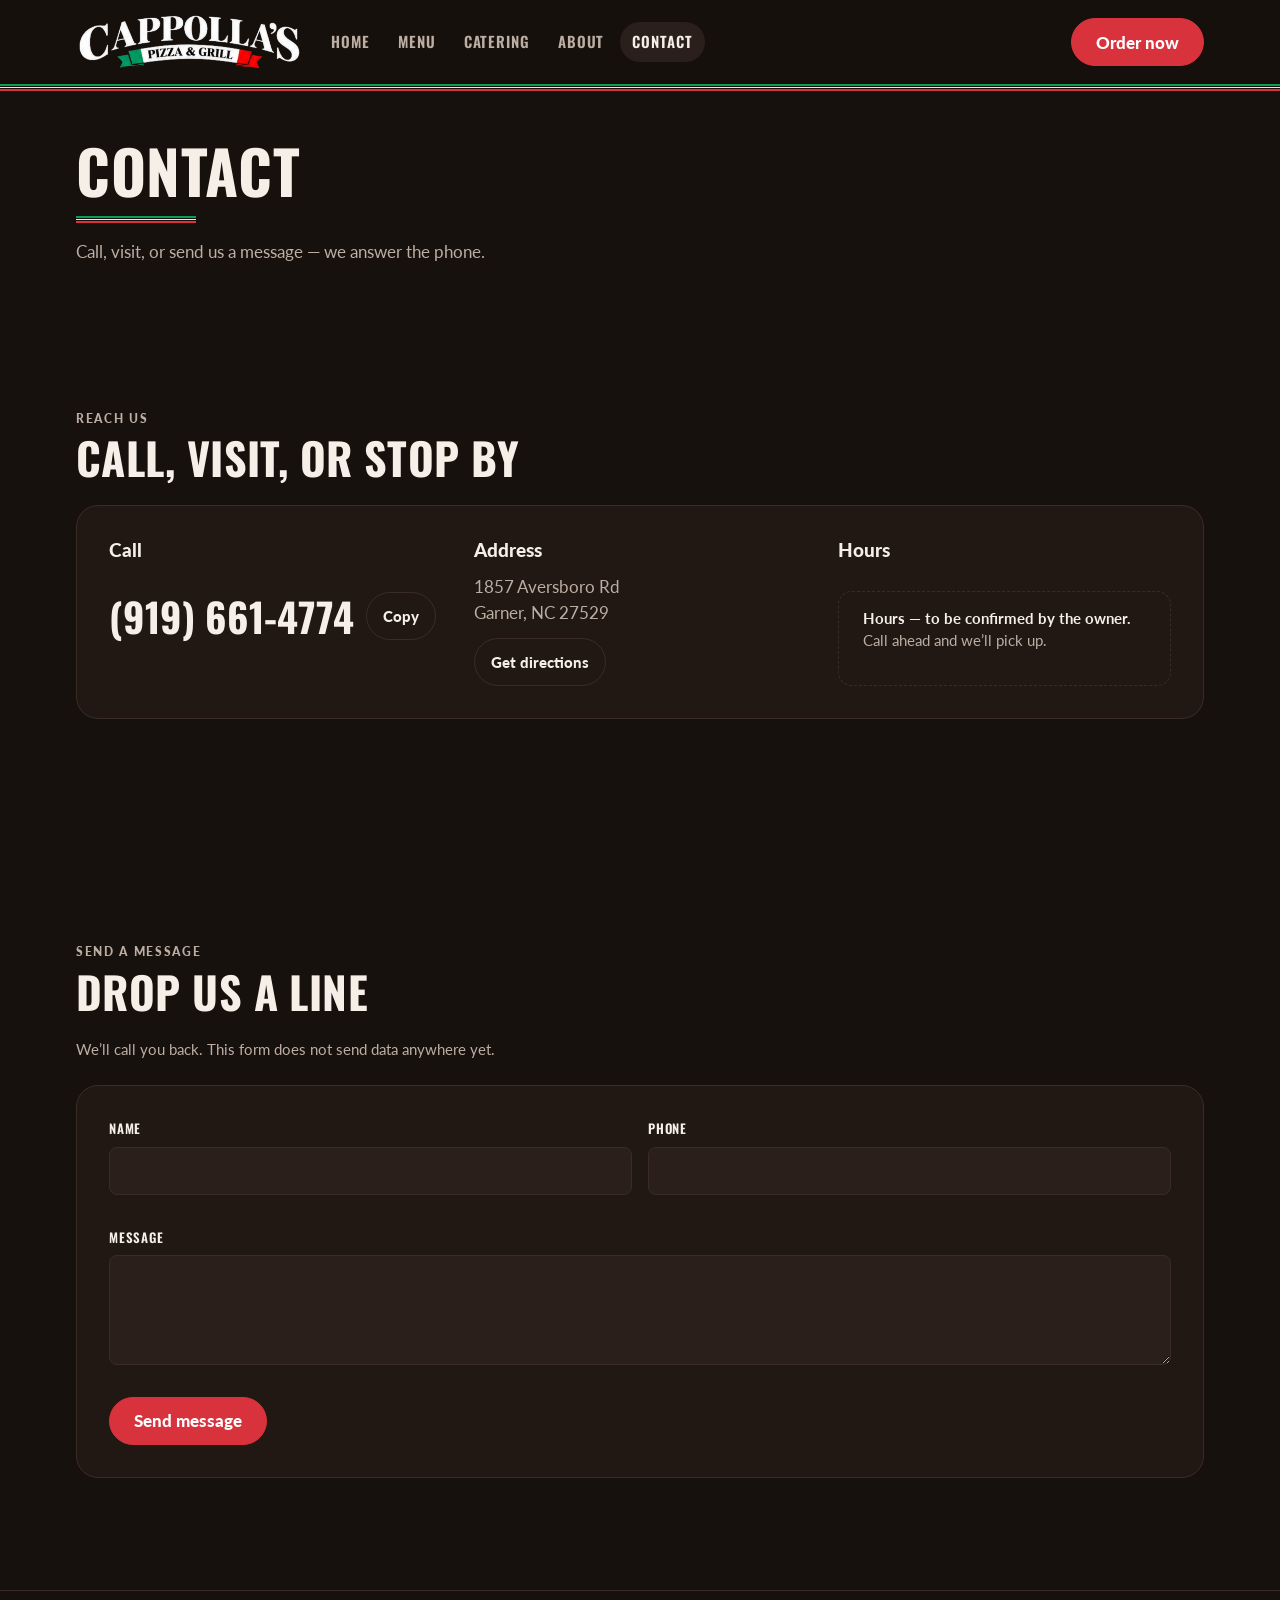
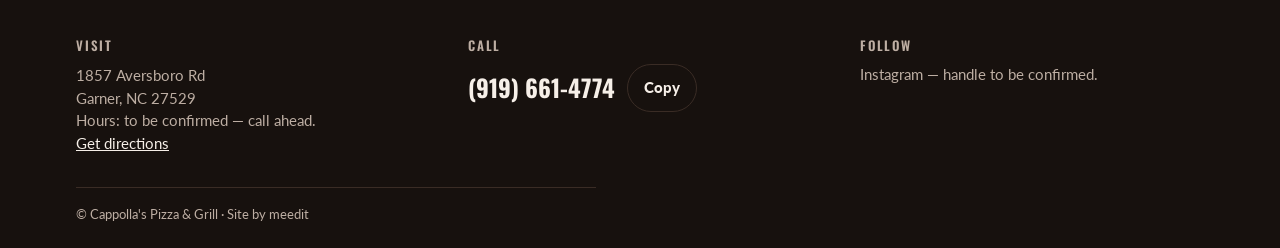
<file: contact.html>
<!doctype html>
<html lang="en">
<head>
<meta charset="utf-8">
<meta name="viewport" content="width=device-width, initial-scale=1, viewport-fit=cover">
<title>Contact — Cappolla's Pizza & Grill</title>
<meta name="description" content="Call (919) 661-4774 or visit 1857 Aversboro Rd, Garner, NC 27529. Send us a message any time.">
<meta name="theme-color" content="#17110E">
<link rel="icon" href="images/logo.png">
<link rel="preconnect" href="https://fonts.googleapis.com">
<link rel="preconnect" href="https://fonts.gstatic.com" crossorigin>
<link rel="stylesheet" href="https://fonts.googleapis.com/css2?family=Oswald:wght@500;600;700&family=Lato:wght@400;700;900&family=Kaushan+Script&display=swap">
<link rel="stylesheet" href="css/tokens.css">
<link rel="stylesheet" href="css/base.css">
<link rel="stylesheet" href="css/components.css">
<link rel="stylesheet" href="css/pages.css">
</head>
<body>
<a class="skip" href="#main">Skip to content</a>

<header class="site-header">
  <div class="wrap header-row">
    <a class="brand" href="index.html">
      <img src="images/logo.png" alt="Cappolla's Pizza &amp; Grill — home" width="872" height="230"
           onerror="this.replaceWith(Object.assign(document.createElement('span'),{className:'brand-fallback',textContent:'CAPPOLLA\u2019S'}))">
    </a>
    <nav class="nav" aria-label="Main">
      <ul>
          <li><a href="index.html">Home</a></li>
          <li><a href="menu.html">Menu</a></li>
          <li><a href="catering.html">Catering</a></li>
          <li><a href="about.html">About</a></li>
          <li><a href="contact.html" aria-current="page">Contact</a></li>
      </ul>
    </nav>
    <div class="header-spacer"></div>
    <div class="header-actions">
      <a class="btn btn-primary" href="menu.html"><span class="lbl-lg">Order now</span><span class="lbl-sm">Order</span></a>
      <button class="nav-toggle" type="button" aria-expanded="false" aria-controls="navsheet" aria-label="Open menu">
        <svg viewBox="0 0 24 24" aria-hidden="true" fill="none" stroke="currentColor" stroke-width="2" stroke-linecap="round"><path d="M4 7h16M4 12h16M4 17h16"/></svg>
      </button>
    </div>
  </div>
</header>
<hr class="tri">

<main id="main">
  <div class="wrap page-head">
    <h1>Contact</h1>
    <hr class="tri" aria-hidden="true">
    <p class="page-sub">Call, visit, or send us a message — we answer the phone.</p>
  </div>
  <!-- 1. Reach us: phone, address, hours (hours await owner answer — SPEC-03 §12.1) -->
  <section class="wrap section" aria-labelledby="reach-h">
    <div class="section-head">
      <div class="section-titles">
        <p class="eyebrow">Reach us</p>
        <h2 id="reach-h">Call, visit, or stop by</h2>
      </div>
    </div>
    <div class="visit-panel">
      <div class="visit-block">
        <h3>Call</h3>
        <div class="phone-row">
          <a class="call-number contact-number" href="tel:+19196614774">(919) 661-4774</a>
          <button class="btn btn-secondary btn-sm" type="button" data-copy="(919) 661-4774">Copy</button>
        </div>
        <p class="copy-feedback" role="status"></p>
      </div>
      <div class="visit-block">
        <h3>Address</h3>
        <address>
          1857 Aversboro Rd<br>
          Garner, NC 27529
        </address>
        <a class="btn btn-secondary btn-sm" href="https://www.google.com/maps/search/?api=1&query=1857+Aversboro+Rd%2C+Garner%2C+NC+27529" target="_blank" rel="noopener">Get directions</a>
      </div>
      <div class="visit-block">
        <h3>Hours</h3>
        <!-- Hours: owner answer pending (SPEC-03 §12.1) — placeholder, not invented -->
        <p class="owner-note"><strong>Hours &mdash; to be confirmed by the owner.</strong> Call ahead and we&rsquo;ll pick up.</p>
      </div>
    </div>
  </section>

  <!-- 2. Message form — no data is sent yet (SPEC-03 §5.5, §9) -->
  <section class="wrap section" aria-labelledby="msg-h">
    <div class="section-head">
      <div class="section-titles">
        <p class="eyebrow">Send a message</p>
        <h2 id="msg-h">Drop us a line</h2>
      </div>
    </div>
    <p class="form-hint">We&rsquo;ll call you back. This form does not send data anywhere yet.</p>
    <form id="contact-form" class="form-section" novalidate>
      <div class="form-grid cols-2">
        <div class="form-field">
          <label for="k-name">Name</label>
          <input id="k-name" name="name" autocomplete="name" required>
          <div class="form-error" data-error-for="k-name"></div>
        </div>
        <div class="form-field">
          <label for="k-phone">Phone</label>
          <input id="k-phone" name="phone" type="tel" inputmode="tel" autocomplete="tel" required>
          <div class="form-error" data-error-for="k-phone"></div>
        </div>
      </div>
      <div class="form-field">
        <label for="k-message">Message</label>
        <textarea id="k-message" name="message" required></textarea>
        <div class="form-error" data-error-for="k-message"></div>
      </div>
      <div>
        <button class="btn btn-primary" type="submit">Send message</button>
      </div>
    </form>

    <div id="contact-summary-wrap" class="form-section" style="display:none" aria-live="polite">
      <div>
        <h3>Thanks! We&rsquo;ll call you back.</h3>
        <p class="form-hint">Copy the summary below to share details.</p>
      </div>
      <pre class="summary-box" id="contact-summary"></pre>
    </div>
  </section>
</main>

<footer class="site-footer">
  <div class="wrap">
    <div class="footer-cols">
      <div class="footer-col">
        <h2>Visit</h2>
        <address>
          1857 Aversboro Rd<br>
          Garner, NC 27529
        </address>
        <!-- Hours: owner answer pending (SPEC-03 §12) -->
        <p>Hours: to be confirmed &mdash; call ahead.</p>
        <p><a href="https://www.google.com/maps/search/?api=1&query=1857+Aversboro+Rd%2C+Garner%2C+NC+27529" target="_blank" rel="noopener">Get directions</a></p>
      </div>
      <div class="footer-col">
        <h2>Call</h2>
        <div class="phone-row">
          <a class="call-number" href="tel:+19196614774">(919) 661-4774</a>
          <button class="btn btn-secondary btn-sm" type="button" data-copy="(919) 661-4774">Copy</button>
        </div>
        <p class="copy-feedback" role="status"></p>
      </div>
      <div class="footer-col">
        <h2>Follow</h2>
        <!-- Instagram handle: owner answer pending (SPEC-03 §12) -->
        <p>Instagram &mdash; handle to be confirmed.</p>
      </div>
    </div>
    <p class="footer-bottom">&copy; Cappolla's Pizza &amp; Grill &middot; Site by meedit</p>
  </div>
</footer>

<dialog class="nav-sheet" id="navsheet" aria-label="Site menu">
  <div class="sheet-head">
    <img src="images/logo.png" alt="" width="872" height="230">
    <button class="sheet-close" type="button" data-close-sheet aria-label="Close menu">
      <svg viewBox="0 0 24 24" aria-hidden="true" fill="none" stroke="currentColor" stroke-width="2" stroke-linecap="round"><path d="M6 6l12 12M18 6L6 18"/></svg>
    </button>
  </div>
  <ul>
        <li><a href="index.html">Home</a></li>
        <li><a href="menu.html">Menu</a></li>
        <li><a href="catering.html">Catering</a></li>
        <li><a href="about.html">About</a></li>
        <li><a href="contact.html" aria-current="page">Contact</a></li>
  </ul>
  <div class="sheet-foot">
    <a class="btn btn-primary" href="menu.html">Order now</a>
    <a class="btn btn-secondary" href="tel:+19196614774">Call (919) 661-4774</a>
  </div>
</dialog>

<script src="js/ui.js"></script>
<script src="js/contact.js"></script>
</body>
</html>
</file>
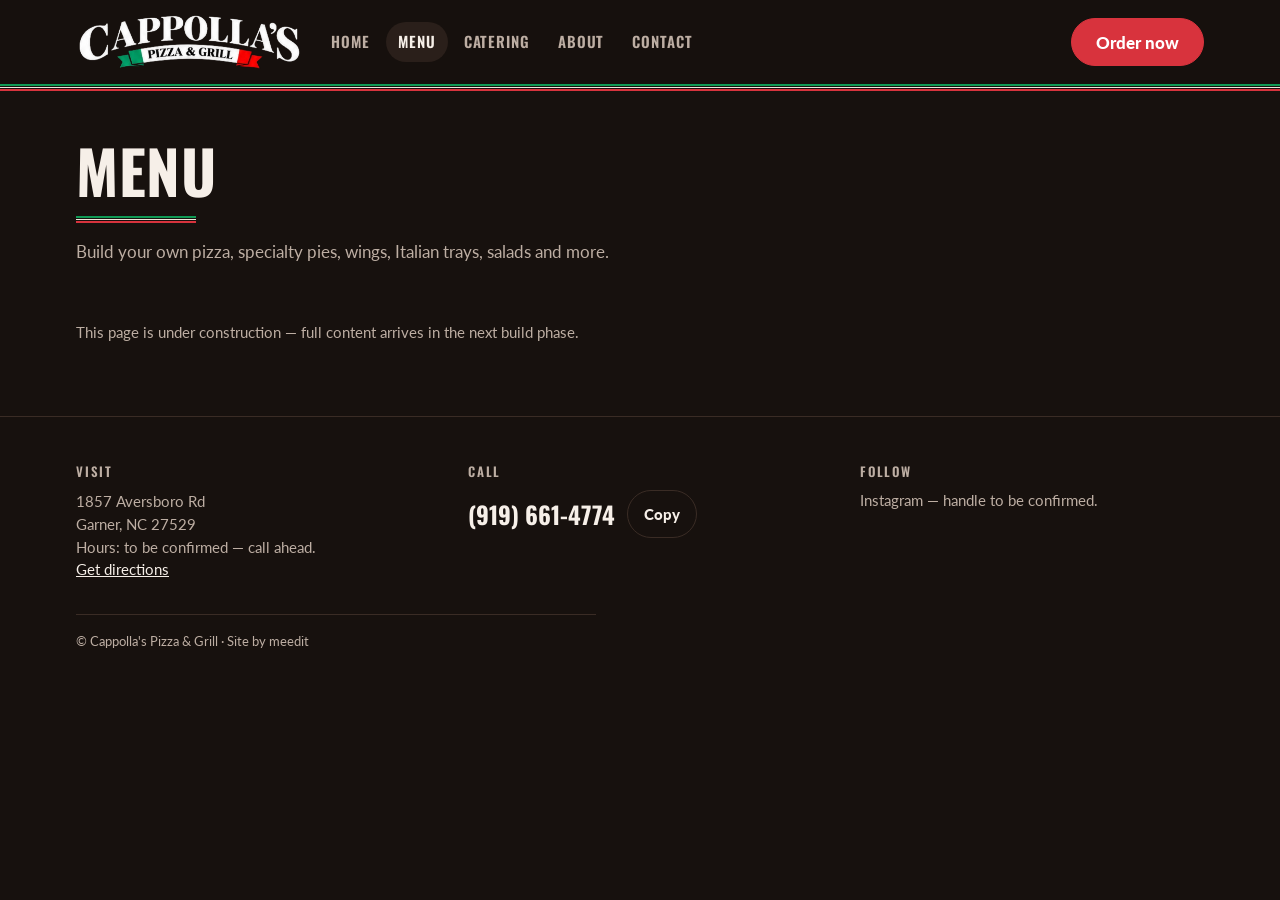
<file: menu.html>
<!doctype html>
<html lang="en">
<head>
<meta charset="utf-8">
<meta name="viewport" content="width=device-width, initial-scale=1, viewport-fit=cover">
<title>Menu — Cappolla's Pizza & Grill</title>
<meta name="description" content="The full Cappolla's menu: build your own pizza, specialty pizzas, wings, Italian trays, salads and desserts.">
<meta name="theme-color" content="#17110E">
<link rel="icon" href="images/logo.png">
<link rel="preconnect" href="https://fonts.googleapis.com">
<link rel="preconnect" href="https://fonts.gstatic.com" crossorigin>
<link rel="stylesheet" href="https://fonts.googleapis.com/css2?family=Oswald:wght@500;600;700&family=Lato:wght@400;700;900&family=Kaushan+Script&display=swap">
<link rel="stylesheet" href="css/tokens.css">
<link rel="stylesheet" href="css/base.css">
<link rel="stylesheet" href="css/components.css">
<link rel="stylesheet" href="css/pages.css">
</head>
<body>
<a class="skip" href="#main">Skip to content</a>

<header class="site-header">
  <div class="wrap header-row">
    <a class="brand" href="index.html">
      <img src="images/logo.png" alt="Cappolla's Pizza &amp; Grill — home" width="872" height="230"
           onerror="this.replaceWith(Object.assign(document.createElement('span'),{className:'brand-fallback',textContent:'CAPPOLLA\u2019S'}))">
    </a>
    <nav class="nav" aria-label="Main">
      <ul>
          <li><a href="index.html">Home</a></li>
          <li><a href="menu.html" aria-current="page">Menu</a></li>
          <li><a href="catering.html">Catering</a></li>
          <li><a href="about.html">About</a></li>
          <li><a href="contact.html">Contact</a></li>
      </ul>
    </nav>
    <div class="header-spacer"></div>
    <div class="header-actions">
      <a class="btn btn-primary" href="menu.html"><span class="lbl-lg">Order now</span><span class="lbl-sm">Order</span></a>
      <button class="nav-toggle" type="button" aria-expanded="false" aria-controls="navsheet" aria-label="Open menu">
        <svg viewBox="0 0 24 24" aria-hidden="true" fill="none" stroke="currentColor" stroke-width="2" stroke-linecap="round"><path d="M4 7h16M4 12h16M4 17h16"/></svg>
      </button>
    </div>
  </div>
</header>
<hr class="tri">

<main id="main">
  <div class="wrap page-head">
    <h1>Menu</h1>
    <hr class="tri" aria-hidden="true">
    <p class="page-sub">Build your own pizza, specialty pies, wings, Italian trays, salads and more.</p>
  </div>
  <p class="wrap phase-note">This page is under construction &mdash; full content arrives in the next build phase.</p>
</main>

<footer class="site-footer">
  <div class="wrap">
    <div class="footer-cols">
      <div class="footer-col">
        <h2>Visit</h2>
        <address>
          1857 Aversboro Rd<br>
          Garner, NC 27529
        </address>
        <!-- Hours: owner answer pending (SPEC-03 §12) -->
        <p>Hours: to be confirmed &mdash; call ahead.</p>
        <p><a href="https://www.google.com/maps/search/?api=1&query=1857+Aversboro+Rd%2C+Garner%2C+NC+27529" target="_blank" rel="noopener">Get directions</a></p>
      </div>
      <div class="footer-col">
        <h2>Call</h2>
        <div class="phone-row">
          <a class="call-number" href="tel:+19196614774">(919) 661-4774</a>
          <button class="btn btn-secondary btn-sm" type="button" data-copy="(919) 661-4774">Copy</button>
        </div>
        <p class="copy-feedback" role="status"></p>
      </div>
      <div class="footer-col">
        <h2>Follow</h2>
        <!-- Instagram handle: owner answer pending (SPEC-03 §12) -->
        <p>Instagram &mdash; handle to be confirmed.</p>
      </div>
    </div>
    <p class="footer-bottom">&copy; Cappolla's Pizza &amp; Grill &middot; Site by meedit</p>
  </div>
</footer>

<dialog class="nav-sheet" id="navsheet" aria-label="Site menu">
  <div class="sheet-head">
    <img src="images/logo.png" alt="" width="872" height="230">
    <button class="sheet-close" type="button" data-close-sheet aria-label="Close menu">
      <svg viewBox="0 0 24 24" aria-hidden="true" fill="none" stroke="currentColor" stroke-width="2" stroke-linecap="round"><path d="M6 6l12 12M18 6L6 18"/></svg>
    </button>
  </div>
  <ul>
        <li><a href="index.html">Home</a></li>
        <li><a href="menu.html" aria-current="page">Menu</a></li>
        <li><a href="catering.html">Catering</a></li>
        <li><a href="about.html">About</a></li>
        <li><a href="contact.html">Contact</a></li>
  </ul>
  <div class="sheet-foot">
    <a class="btn btn-primary" href="menu.html">Order now</a>
    <a class="btn btn-secondary" href="tel:+19196614774">Call (919) 661-4774</a>
  </div>
</dialog>

<script src="js/ui.js"></script>
</body>
</html>
</file>
<file: css/tokens.css>
/* Cappolla's — design tokens (SPEC-03 §3)
   The single source of truth for color, type, space, shape and depth.
   No component may hardcode a hex value or font stack; everything references these. */

:root{
  color-scheme: dark;

  /* surfaces */
  --oven:      #17110E;  /* page background, charred brown-black */
  --crust:     #211814;  /* cards, panels */
  --crust-2:   #2A1F1A;  /* raised panels, inputs */
  --char:      #3A2C25;  /* borders, dividers */

  /* text */
  --flour:     #F6EFE8;  /* main text */
  --dough:     #BDAEA3;  /* secondary text */
  --ash:       #8F8076;  /* hints, captions (large text only, 18px+) */

  /* brand */
  --sauce:     #D8333D;  /* primary action: Order, Call, Add */
  --sauce-dk:  #A8222B;  /* hover/pressed */
  --basil:     #109A55;  /* success, "Included", vegetarian */
  --mozz:      #EFE7DC;  /* tricolor white, focus rings */
  --gold:      #E8B04B;  /* stars, "Popular" badge only */

  /* sauces (from owner) */
  --sauce-regular: #B23A2E;
  --sauce-bbq:     #6B2E1F;
  --sauce-mild:    #A65324;
  --sauce-hot:     #8B3025;

  /* typography */
  --display: "Oswald", "Arial Narrow", sans-serif;        /* headings, prices, button labels in caps */
  --body:    "Lato", "Helvetica Neue", Arial, sans-serif; /* everything else */
  --script:  "Kaushan Script", "Brush Script MT", cursive; /* ONE accent word per page max */

  --t-hero:  clamp(44px, 9vw, 96px);
  --t-h1:    clamp(36px, 6vw, 60px);
  --t-h2:    clamp(28px, 4.5vw, 44px);
  --t-h3:    19px;
  --t-body:  17px;
  --t-small: 14.5px;
  --t-label: 12px;
  --t-price: 20px;

  /* spacing */
  --s1: 4px;  --s2: 8px;  --s3: 12px; --s4: 16px; --s5: 24px;
  --s6: 32px; --s7: 48px; --s8: 72px; --s9: 112px;

  /* shape */
  --radius-sm: 8px;
  --radius:    14px;
  --radius-lg: 22px;
  --pill:      999px;

  /* depth */
  --shadow: 0 12px 32px rgba(0,0,0,.45);

  /* layout */
  --max: 1160px;
  --gutter: max(16px, env(safe-area-inset-left));
  --section-gap: var(--s8);

  /* motion */
  --ease: cubic-bezier(.2, .7, .3, 1);
  --t-fast: 150ms;
  --t-med:  220ms;
}

@media (min-width: 900px){
  :root{ --section-gap: var(--s9); }
}
</file>
<file: css/base.css>
/* Cappolla's — base layer (SPEC-03 §3.2, §7, §10)
   Reset, document defaults, typography rules, shared utilities. */

*, *::before, *::after{ box-sizing: border-box; }

html{
  background: var(--oven);
  -webkit-text-size-adjust: 100%;
}

@media (prefers-reduced-motion: no-preference){
  html{ scroll-behavior: smooth; }
}

body{
  margin: 0;
  background: var(--oven);
  color: var(--flour);
  font-family: var(--body);
  font-size: var(--t-body);
  line-height: 1.55;
  -webkit-font-smoothing: antialiased;
  text-rendering: optimizeLegibility;
}

h1, h2, h3, h4{
  margin: 0;
  text-wrap: balance;
}

h1, h2{
  font-family: var(--display);
  font-weight: 700;
  text-transform: uppercase;
  line-height: 1.02;
  letter-spacing: .01em;
}

h1{ font-size: var(--t-h1); }
h2{ font-size: var(--t-h2); }
h3{ font-size: var(--t-h3); font-weight: 900; line-height: 1.25; }

p{ margin: 0; max-width: 65ch; }

a{ color: inherit; }

img, svg, video{ max-width: 100%; display: block; }

button, input, select, textarea{
  font: inherit;
  color: inherit;
}

ul, ol{ margin: 0; padding: 0; }

hr{
  border: 0;
  margin: 0;
}

/* ---------- shared utilities ---------- */

.wrap{
  width: 100%;
  max-width: var(--max);
  margin-inline: auto;
  padding-inline: var(--gutter);
}

/* Tricolor rule — the Cappolla's signature (SPEC-03 §3.4). Under the header and page titles. */
.tri{
  height: 7px;
  background: linear-gradient(
    var(--basil) 0 2px,
    transparent 2px 3px,
    var(--mozz) 3px 4px,
    transparent 4px 5px,
    var(--sauce) 5px 7px
  );
}

.sr{
  position: absolute;
  width: 1px;
  height: 1px;
  padding: 0;
  margin: -1px;
  overflow: hidden;
  clip: rect(0 0 0 0);
  white-space: nowrap;
  border: 0;
}

.num{ font-variant-numeric: tabular-nums; }

.script{
  font-family: var(--script);
  font-weight: 400;
  text-transform: none;
  letter-spacing: 0;
}

/* Dough-ball dot separator (SPEC-03 §3.4) */
.dots{
  display: flex;
  flex-wrap: wrap;
  align-items: center;
  gap: var(--s3);
  color: var(--dough);
}
.dots span + span::before{
  content: "";
  display: inline-block;
  width: 6px;
  height: 6px;
  margin-right: var(--s3);
  border-radius: 50%;
  background: var(--sauce);
  vertical-align: 2px;
}

.skip{
  position: absolute;
  left: var(--s4);
  top: -100px;
  z-index: 100;
  background: var(--sauce);
  color: #fff;
  font-weight: 900;
  padding: var(--s3) var(--s5);
  border-radius: var(--pill);
  text-decoration: none;
  transition: top var(--t-fast) var(--ease);
}
.skip:focus{ top: var(--s3); }

:focus-visible{
  outline: 2px solid var(--mozz);
  outline-offset: 2px;
}

/* Sections (Phase 2+ fills these in) */
.section{
  padding-block: var(--section-gap);
  display: grid;
  gap: var(--s5);
}

@media (prefers-reduced-motion: reduce){
  *, *::before, *::after{
    animation-duration: .01ms !important;
    animation-iteration-count: 1 !important;
    transition-duration: .01ms !important;
    scroll-behavior: auto !important;
  }
}
</file>
<file: css/components.css>
/* Cappolla's — components (SPEC-03 §4)
   Built once, reused on every page. */

/* ============================ Header ============================ */

.site-header{
  position: sticky;
  top: 0;
  z-index: 40;
  background: color-mix(in srgb, var(--oven) 92%, transparent);
  backdrop-filter: blur(10px);
  -webkit-backdrop-filter: blur(10px);
}

.site-header .header-row{
  display: flex;
  align-items: center;
  gap: var(--s4);
  padding-block: var(--s3);
}

.brand{
  display: inline-flex;
  align-items: center;
  text-decoration: none;
  flex: 0 1 auto;
  min-width: 0;
}

.brand img{
  height: 48px;
  width: auto;
}

.brand .brand-fallback{
  font-family: var(--display);
  font-size: 26px;
  font-weight: 700;
  letter-spacing: .04em;
  text-transform: uppercase;
  color: var(--flour);
}

.header-spacer{ flex: 1; }

.header-actions{
  display: flex;
  align-items: center;
  gap: var(--s2);
  flex: none;
}

/* Desktop nav */
.nav{
  display: none;
}

.nav ul{
  display: flex;
  align-items: center;
  gap: var(--s1);
  list-style: none;
}

.nav a{
  display: block;
  padding: var(--s2) var(--s3);
  border-radius: var(--pill);
  font-family: var(--display);
  font-weight: 600;
  font-size: 15px;
  letter-spacing: .06em;
  text-transform: uppercase;
  text-decoration: none;
  color: var(--dough);
  transition: color var(--t-fast) var(--ease), background var(--t-fast) var(--ease);
}

.nav a:hover{ color: var(--flour); }

.nav a[aria-current="page"]{
  color: var(--flour);
  background: var(--crust-2);
}

/* Mobile menu button */
.nav-toggle{
  display: inline-grid;
  place-items: center;
  width: 48px;
  height: 48px;
  border: 1.5px solid var(--char);
  border-radius: var(--pill);
  background: none;
  cursor: pointer;
}

.nav-toggle:hover{ border-color: var(--dough); }

.nav-toggle svg{ width: 22px; height: 22px; }

/* Compact header on small phones: shorter logo, "Order" label (SPEC-03 §4) */
.btn .lbl-sm{ display: none; }

@media (max-width: 479px){
  .brand img{ height: 40px; }
  .header-actions .btn-primary{ padding-inline: var(--s4); font-size: 15px; }
  .btn .lbl-lg{ display: none; }
  .btn .lbl-sm{ display: inline; }
}

/* Full-screen nav sheet (phones) */
.nav-sheet{
  border: 0;
  padding: 0;
  margin: 0;
  width: 100%;
  max-width: 100%;
  height: 100%;
  max-height: 100%;
  background: var(--oven);
  color: var(--flour);
  box-shadow: none;
}

.nav-sheet::backdrop{ background: rgba(8, 5, 4, .8); }

.nav-sheet[open]{
  display: flex;
  flex-direction: column;
}

.nav-sheet .sheet-head{
  display: flex;
  align-items: center;
  justify-content: space-between;
  gap: var(--s4);
  padding: var(--s3) var(--gutter);
  border-bottom: 1px solid var(--char);
}

.nav-sheet .sheet-head img{ height: 44px; width: auto; }

.nav-sheet ul{
  list-style: none;
  display: grid;
  gap: var(--s1);
  padding: var(--s5) var(--gutter);
}

.nav-sheet a{
  display: block;
  padding: var(--s4) 0;
  font-family: var(--display);
  font-size: 28px;
  font-weight: 700;
  text-transform: uppercase;
  letter-spacing: .03em;
  text-decoration: none;
  color: var(--flour);
  border-bottom: 1px solid var(--char);
}

.nav-sheet a[aria-current="page"]{ color: var(--sauce); }

.sheet-close{
  display: inline-grid;
  place-items: center;
  width: 48px;
  height: 48px;
  flex: none;
  border: 1.5px solid var(--char);
  border-radius: var(--pill);
  background: none;
  cursor: pointer;
}

.sheet-close:hover{ border-color: var(--dough); }

.sheet-close svg{ width: 20px; height: 20px; }

.nav-sheet .sheet-foot{
  margin-top: auto;
  padding: var(--s5) var(--gutter) calc(var(--s5) + env(safe-area-inset-bottom, 0px));
  display: grid;
  gap: var(--s4);
}

@media (min-width: 900px){
  .brand img{ height: 60px; }
  .nav{ display: block; }
  .nav-toggle{ display: none; }
}

/* ============================ Buttons ============================ */

.btn{
  display: inline-flex;
  align-items: center;
  justify-content: center;
  gap: var(--s2);
  min-height: 48px;
  padding: var(--s3) var(--s5);
  border: 1.5px solid transparent;
  border-radius: var(--pill);
  font-family: var(--body);
  font-weight: 900;
  font-size: var(--t-body);
  line-height: 1;
  text-decoration: none;
  white-space: nowrap;
  cursor: pointer;
  transition: background var(--t-fast) var(--ease), border-color var(--t-fast) var(--ease),
              color var(--t-fast) var(--ease), transform var(--t-fast) var(--ease);
}

.btn:active{ transform: translateY(1px); }

.btn[disabled]{
  opacity: .45;
  cursor: not-allowed;
  transform: none;
}

/* Primary — the one strong red action per screen area */
.btn-primary{
  background: var(--sauce);
  border-color: var(--sauce);
  color: #fff;
}

.btn-primary:hover{
  background: var(--sauce-dk);
  border-color: var(--sauce-dk);
}

/* Secondary — outlined */
.btn-secondary{
  background: transparent;
  border-color: var(--char);
  color: var(--flour);
}

.btn-secondary:hover{ border-color: var(--dough); }

/* Ghost — text only */
.btn-ghost{
  background: none;
  border-color: transparent;
  color: var(--dough);
  padding-inline: var(--s2);
}

.btn-ghost:hover{
  color: var(--flour);
  text-decoration: underline;
  text-underline-offset: 3px;
}

.btn-sm{
  min-height: 48px;
  padding: var(--s2) var(--s4);
  font-size: 15px;
}

/* ============================ Section heads ============================ */

.eyebrow{
  margin: 0;
  font-family: var(--body);
  font-weight: 900;
  font-size: var(--t-label);
  letter-spacing: .14em;
  text-transform: uppercase;
  color: var(--dough);
}

.section-head{
  display: flex;
  flex-wrap: wrap;
  align-items: flex-end;
  justify-content: space-between;
  gap: var(--s4);
}

.section-titles{
  display: grid;
  gap: var(--s2);
}

/* ============================ Price tag ============================ */
/* Signature "ticket" shape (SPEC-03 §3.4): rounded rect, crust-2, Oswald numbers */

.price-tag{
  display: inline-flex;
  align-items: baseline;
  gap: 6px;
  background: var(--crust-2);
  border: 1px solid var(--char);
  border-radius: var(--radius-sm);
  padding: 6px 10px;
  font-family: var(--display);
  font-weight: 700;
  font-size: var(--t-price);
  font-variant-numeric: tabular-nums;
  line-height: 1.1;
  color: var(--flour);
}

.price-tag .tag-label{
  font-family: var(--body);
  font-size: 11px;
  font-weight: 900;
  letter-spacing: .1em;
  text-transform: uppercase;
  color: var(--dough);
}

/* ============================ Badges (SPEC-03 §4) ============================ */

.badge{
  position: absolute;
  top: var(--s3);
  left: var(--s3);
  z-index: 1;
  font-size: 11px;
  font-weight: 900;
  letter-spacing: .1em;
  text-transform: uppercase;
  padding: 4px 10px;
  border-radius: var(--pill);
  line-height: 1.3;
}

.badge-popular{ background: var(--gold); color: #241704; }
.badge-new{ background: var(--basil); color: #fff; }
.badge-veg{ background: transparent; border: 1.5px solid var(--basil); color: var(--basil); }

/* ============================ Food card (SPEC-03 §4) ============================ */

.food-grid{
  display: grid;
  grid-template-columns: repeat(auto-fill, minmax(min(100%, 250px), 1fr));
  gap: var(--s5);
}

.food-card{
  display: flex;
  flex-direction: column;
  min-width: 0;
  background: var(--crust);
  border: 1px solid var(--char);
  border-radius: var(--radius);
  overflow: hidden;
  transition: transform var(--t-med) var(--ease), box-shadow var(--t-med) var(--ease);
}

@media (hover: hover){
  .food-card:hover{
    transform: translateY(-2px);
    box-shadow: var(--shadow);
  }
}

.food-photo{
  position: relative;
  display: block;
  aspect-ratio: 4 / 3;
  background: var(--crust-2);
}

.food-photo img{
  width: 100%;
  height: 100%;
  object-fit: cover;
}

.food-body{
  display: flex;
  flex-direction: column;
  gap: var(--s2);
  flex: 1;
  padding: var(--s4) var(--s4) var(--s5);
}

.food-body h3{ margin: 0; }

.food-body p{
  margin: 0;
  font-size: var(--t-small);
  line-height: 1.45;
  color: var(--dough);
}

.food-foot{
  margin-top: auto;
  padding-top: var(--s3);
  display: flex;
  align-items: center;
  justify-content: space-between;
  gap: var(--s3);
}

/* ============================ Photo banner (SPEC-03 §4) ============================ */
/* Oven glow from the left — the only gradient allowed on the site (§3.4) */

.banner{
  position: relative;
  display: flex;
  align-items: flex-end;
  width: 100%;
  aspect-ratio: 21 / 7;
  min-height: 200px;
  border-radius: var(--radius-lg);
  overflow: hidden;
  background: var(--crust);
}

.banner > img{
  position: absolute;
  inset: 0;
  width: 100%;
  height: 100%;
  object-fit: cover;
}

.banner::after{
  content: "";
  position: absolute;
  inset: 0;
  background: linear-gradient(90deg,
    rgba(15, 10, 8, .93) 0%,
    rgba(15, 10, 8, .58) 45%,
    rgba(15, 10, 8, .1) 100%);
}

.banner .banner-txt{
  position: relative;
  z-index: 1;
  display: grid;
  gap: var(--s3);
  justify-items: start;
  max-width: 640px;
  padding: var(--s5) var(--s6);
}

@media (max-width: 700px){
  .banner{ aspect-ratio: 16 / 9; }
  .banner .banner-txt{ padding: var(--s4) var(--s5); }
}

/* ============================ Footer ============================ */

.site-footer{
  border-top: 1px solid var(--char);
  padding-block: var(--s7) var(--s5);
  font-size: var(--t-small);
  color: var(--dough);
}

.footer-cols{
  display: grid;
  gap: var(--s6);
}

.footer-col h2{
  font-family: var(--display);
  font-size: 13px;
  font-weight: 600;
  letter-spacing: .14em;
  color: var(--dough);
  margin-bottom: var(--s3);
}

.footer-col address{
  font-style: normal;
  line-height: 1.6;
}

.footer-col a{ color: var(--flour); }

.phone-row{
  display: flex;
  align-items: center;
  gap: var(--s3);
  flex-wrap: wrap;
}

.call-number{
  font-family: var(--display);
  font-size: 24px;
  font-weight: 700;
  color: var(--flour);
  text-decoration: none;
  user-select: all;
}

.call-number:hover{ color: var(--mozz); }

.copy-feedback{
  min-height: 1.2em;
  font-size: 13px;
  color: var(--basil);
}

.footer-bottom{
  margin-top: var(--s6);
  padding-top: var(--s4);
  border-top: 1px solid var(--char);
  color: var(--dough);
  font-size: 13px;
}

.footer-bottom .ash{ color: var(--ash); }

/* Stepper (§4) */
.stepper{ display: inline-flex; align-items: center; border: 1.5px solid var(--char); border-radius: var(--pill); background: var(--crust-2); overflow: hidden; }
.stepper button{ width: 44px; height: 44px; border: 0; background: none; color: var(--flour); font-size: 22px; cursor: pointer; }
.stepper button:hover{ background: var(--crust); }
.stepper input{ width: 56px; text-align: center; background: none; border: 0; color: var(--flour); font-weight: 700; font-variant-numeric: tabular-nums; font-family: var(--body); }
.stepper input::-webkit-inner-spin-button, .stepper input::-webkit-outer-spin-button{ -webkit-appearance: none; margin: 0; }
.stepper input[type=number]{ -moz-appearance: textfield; appearance: textfield; }

/* Form fields (§4) */
.form-grid{ display: grid; gap: var(--s4); }
@media (min-width: 720px){ .form-grid.cols-2{ grid-template-columns: repeat(2, minmax(0,1fr)); } }
.form-field{ display: grid; gap: var(--s2); }
.form-field label{ font-family: var(--display); font-weight: 600; letter-spacing: .06em; text-transform: uppercase; font-size: 13px; color: var(--flour); }
.form-field input,
.form-field select,
.form-field textarea{ width: 100%; min-height: 48px; background: var(--crust-2); color: var(--flour); border: 1.5px solid var(--char); border-radius: var(--radius-sm); padding: 10px 12px; font-family: var(--body); font-size: 16px; }
.form-field textarea{ min-height: 110px; resize: vertical; }
.form-field input:focus,
.form-field select:focus,
.form-field textarea:focus{ outline: 2px solid var(--mozz); outline-offset: 2px; border-color: transparent; }
.form-hint{ color: var(--dough); font-size: var(--t-small); }
.form-error{ color: var(--sauce); font-size: var(--t-small); }
.form-section{ display: grid; gap: var(--s5); background: var(--crust); border: 1px solid var(--char); border-radius: var(--radius-lg); padding: var(--s5); }
@media (min-width: 900px){ .form-section{ padding: var(--s6); } }

@media (min-width: 768px){
  .footer-cols{
    grid-template-columns: repeat(3, 1fr);
    gap: var(--s7);
  }
}
</file>
<file: css/pages.css>
/* Cappolla's — page-level styles (SPEC-03 §5)
   Phase 1: page title block only. Sections land in later phases. */

/* Page title block under the header tricolor */
.page-head{
  padding-block: var(--s7) var(--s6);
  display: grid;
  gap: var(--s4);
}

.page-head h1{
  font-size: var(--t-h1);
}

.page-head .page-sub{
  color: var(--dough);
  font-size: var(--t-body);
  max-width: 60ch;
}

/* Tricolor under the page title (reuse .tri) */
.page-head .tri{
  width: 120px;
}

/* Placeholder note while sections are being built (remove in Phase 2+) */
.phase-note{
  padding-block: var(--s5) var(--s8);
  color: var(--dough);
  font-size: var(--t-small);
}

/* ============================ Home: hero (SPEC-03 §5.1.1) ============================ */

.hero{
  position: relative;
  display: flex;
  align-items: flex-end;
  overflow: hidden;
  min-height: clamp(460px, 74vh, 720px);
  min-height: clamp(460px, 74svh, 720px);
}

.hero-photo{
  position: absolute;
  inset: 0;
  width: 100%;
  height: 100%;
  object-fit: cover;
}

/* Oven glow — signature gradient, warm dark from the left (§3.4) */
.hero::after{
  content: "";
  position: absolute;
  inset: 0;
  background: linear-gradient(90deg,
    rgba(15, 10, 8, .94) 0%,
    rgba(15, 10, 8, .72) 45%,
    rgba(15, 10, 8, .18) 100%);
}

@media (max-width: 700px){
  .hero::after{
    background: linear-gradient(90deg,
      rgba(15, 10, 8, .95) 0%,
      rgba(15, 10, 8, .82) 55%,
      rgba(15, 10, 8, .5) 100%);
  }
}

.hero-inner{
  position: relative;
  z-index: 1;
  display: grid;
  justify-items: start;
  gap: var(--s4);
  padding-block: var(--s7);
}

@media (min-width: 900px){
  .hero-inner{ padding-block: var(--s8); }
}

.hero-title{
  margin: 0;
  font-size: var(--t-hero);
  line-height: .95;
}

/* One script accent word per page (§3.2) */
.hero-title .script{
  display: inline-block;
  font-size: .96em;
  line-height: 1.1;
  color: var(--mozz);
}

.hero-tri{ width: 120px; }

.hero-sub{
  margin: 0;
  color: var(--mozz);
  font-size: clamp(17px, 2.4vw, 21px);
  max-width: 34ch;
}

.hero-actions{
  display: flex;
  flex-wrap: wrap;
  gap: var(--s3);
  padding-top: var(--s2);
}

/* ============================ Home: BYO split teaser (§5.1.3) ============================ */

.split{
  display: grid;
  gap: var(--s5);
  align-items: center;
}

@media (min-width: 860px){
  .split{
    grid-template-columns: repeat(2, minmax(0, 1fr));
    gap: var(--s7);
  }
}

.split-photo{
  aspect-ratio: 4 / 3;
  border-radius: var(--radius-lg);
  overflow: hidden;
  background: var(--crust);
}

.split-photo img{
  width: 100%;
  height: 100%;
  object-fit: cover;
}

.split-text{
  display: grid;
  justify-items: start;
  gap: var(--s4);
}

.split-text p{ color: var(--dough); }

.split-text .dots{
  font-size: var(--t-small);
  text-transform: uppercase;
  letter-spacing: .08em;
}

/* ============================ Home: catering strip (§5.1.4) ============================ */

.strip{
  background: var(--crust);
  border-block: 1px solid var(--char);
  padding-block: var(--s7);
}

.strip-inner{
  display: flex;
  flex-wrap: wrap;
  align-items: center;
  justify-content: space-between;
  gap: var(--s5);
}

.strip-text{
  display: grid;
  gap: var(--s2);
}

.strip-text p{ color: var(--dough); }

.strip .dots{
  font-size: var(--t-small);
  text-transform: uppercase;
  letter-spacing: .08em;
}

/* ============================ Home: why Cappolla's (§5.1.5) ============================ */

.why-grid{
  list-style: none;
  display: grid;
  gap: var(--s5);
}

@media (min-width: 760px){
  .why-grid{ grid-template-columns: repeat(3, minmax(0, 1fr)); gap: var(--s6); }
}

.why-item{
  display: grid;
  justify-items: start;
  gap: var(--s3);
  background: var(--crust);
  border: 1px solid var(--char);
  border-radius: var(--radius);
  padding: var(--s5);
}

.why-icon{
  width: 32px;
  height: 32px;
  fill: none;
  stroke: currentColor;
  stroke-width: 1.5;
  stroke-linecap: round;
  stroke-linejoin: round;
  color: var(--mozz);
}

.why-item p{
  color: var(--dough);
  font-size: var(--t-small);
}

/* ============================ Home: visit us (§5.1.6) ============================ */

.visit-panel{
  display: grid;
  gap: var(--s5);
  background: var(--crust);
  border: 1px solid var(--char);
  border-radius: var(--radius-lg);
  padding: var(--s5);
}

@media (min-width: 760px){
  .visit-panel{
    grid-template-columns: repeat(3, minmax(0, 1fr));
    gap: var(--s6);
    padding: var(--s6);
  }
}

.visit-block{
  display: grid;
  justify-items: start;
  gap: var(--s3);
}

.visit-block address{
  font-style: normal;
  color: var(--dough);
}

.visit-block p{ color: var(--dough); }

.visit-block .call-number{ font-size: 22px; }

/* ============================ Catering (§5.3) ============================ */

.planner{
  display: grid;
  gap: var(--s3);
  background: var(--crust);
  border: 1px solid var(--char);
  border-radius: var(--radius-lg);
  padding: var(--s5);
}

.planner-row{
  display: flex;
  flex-wrap: wrap;
  align-items: center;
  gap: var(--s4);
}

.planner-label{
  font-family: var(--display);
  font-weight: 600;
  letter-spacing: .06em;
  text-transform: uppercase;
}

.planner-result{
  color: var(--dough);
}

.packages-grid{
  display: grid;
  gap: var(--s4);
}
@media (min-width: 900px){
  .packages-grid{ grid-template-columns: repeat(2, minmax(0,1fr)); }
}

.package-card{
  display: grid;
  gap: var(--s3);
  background: var(--crust);
  border: 1px solid var(--char);
  border-radius: var(--radius-lg);
  padding: var(--s5);
}

.package-card h3{
  font-size: var(--t-h3);
}

.package-list{
  display: grid;
  gap: var(--s2);
  color: var(--dough);
}

.summary-box{
  background: var(--crust-2);
  border: 1px solid var(--char);
  border-radius: var(--radius);
  padding: var(--s4);
  color: var(--flour);
  white-space: pre-wrap;
  font-family: var(--body);
  font-size: var(--t-small);
}

/* ============================ Owner-pending placeholders (SPEC-03 §12) ============================ */
/* Clearly marked slots for content the owner hasn't supplied yet. Never fake facts. */

.owner-note{
  border: 1.5px dashed var(--char);
  border-radius: var(--radius);
  padding: var(--s4) var(--s5);
  color: var(--dough);
  font-size: var(--t-small);
  line-height: 1.5;
}

.owner-note strong{ color: var(--flour); }

/* Reserved slot for a photo the owner will provide */
.photo-slot{
  display: grid;
  place-items: center;
  text-align: center;
  width: 100%;
  min-width: 0;
  aspect-ratio: 21 / 9;
  min-height: 180px;
  border: 1.5px dashed var(--char);
  border-radius: var(--radius-lg);
  background: var(--crust);
  padding: var(--s5);
  color: var(--dough);
  font-size: var(--t-small);
}

.photo-slot strong{ color: var(--flour); }

/* ============================ About (§5.4) ============================ */

.story-text{
  display: grid;
  gap: var(--s4);
}

.story-actions{
  display: flex;
  flex-wrap: wrap;
  gap: var(--s3);
}

/* ============================ Contact (§5.5) ============================ */

.visit-block .call-number.contact-number{
  font-size: clamp(28px, 5vw, 40px);
}
</file>
